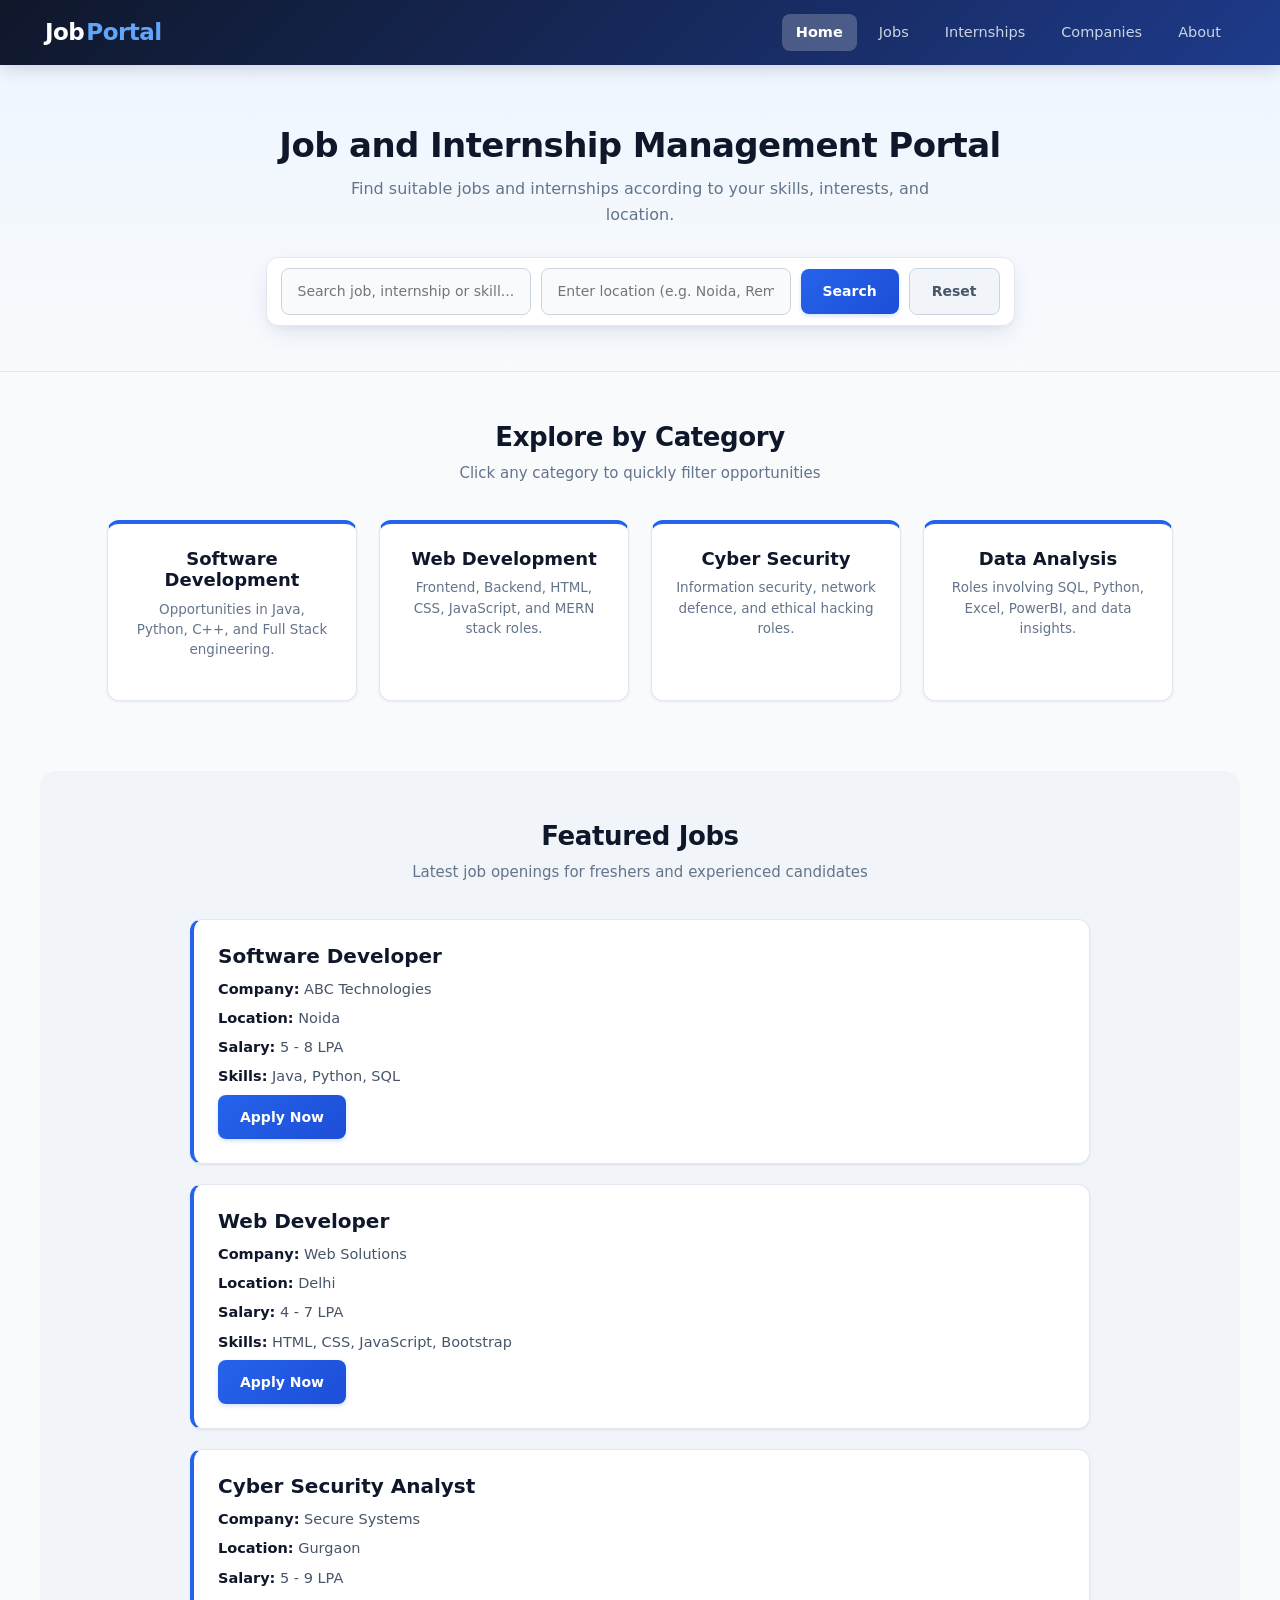
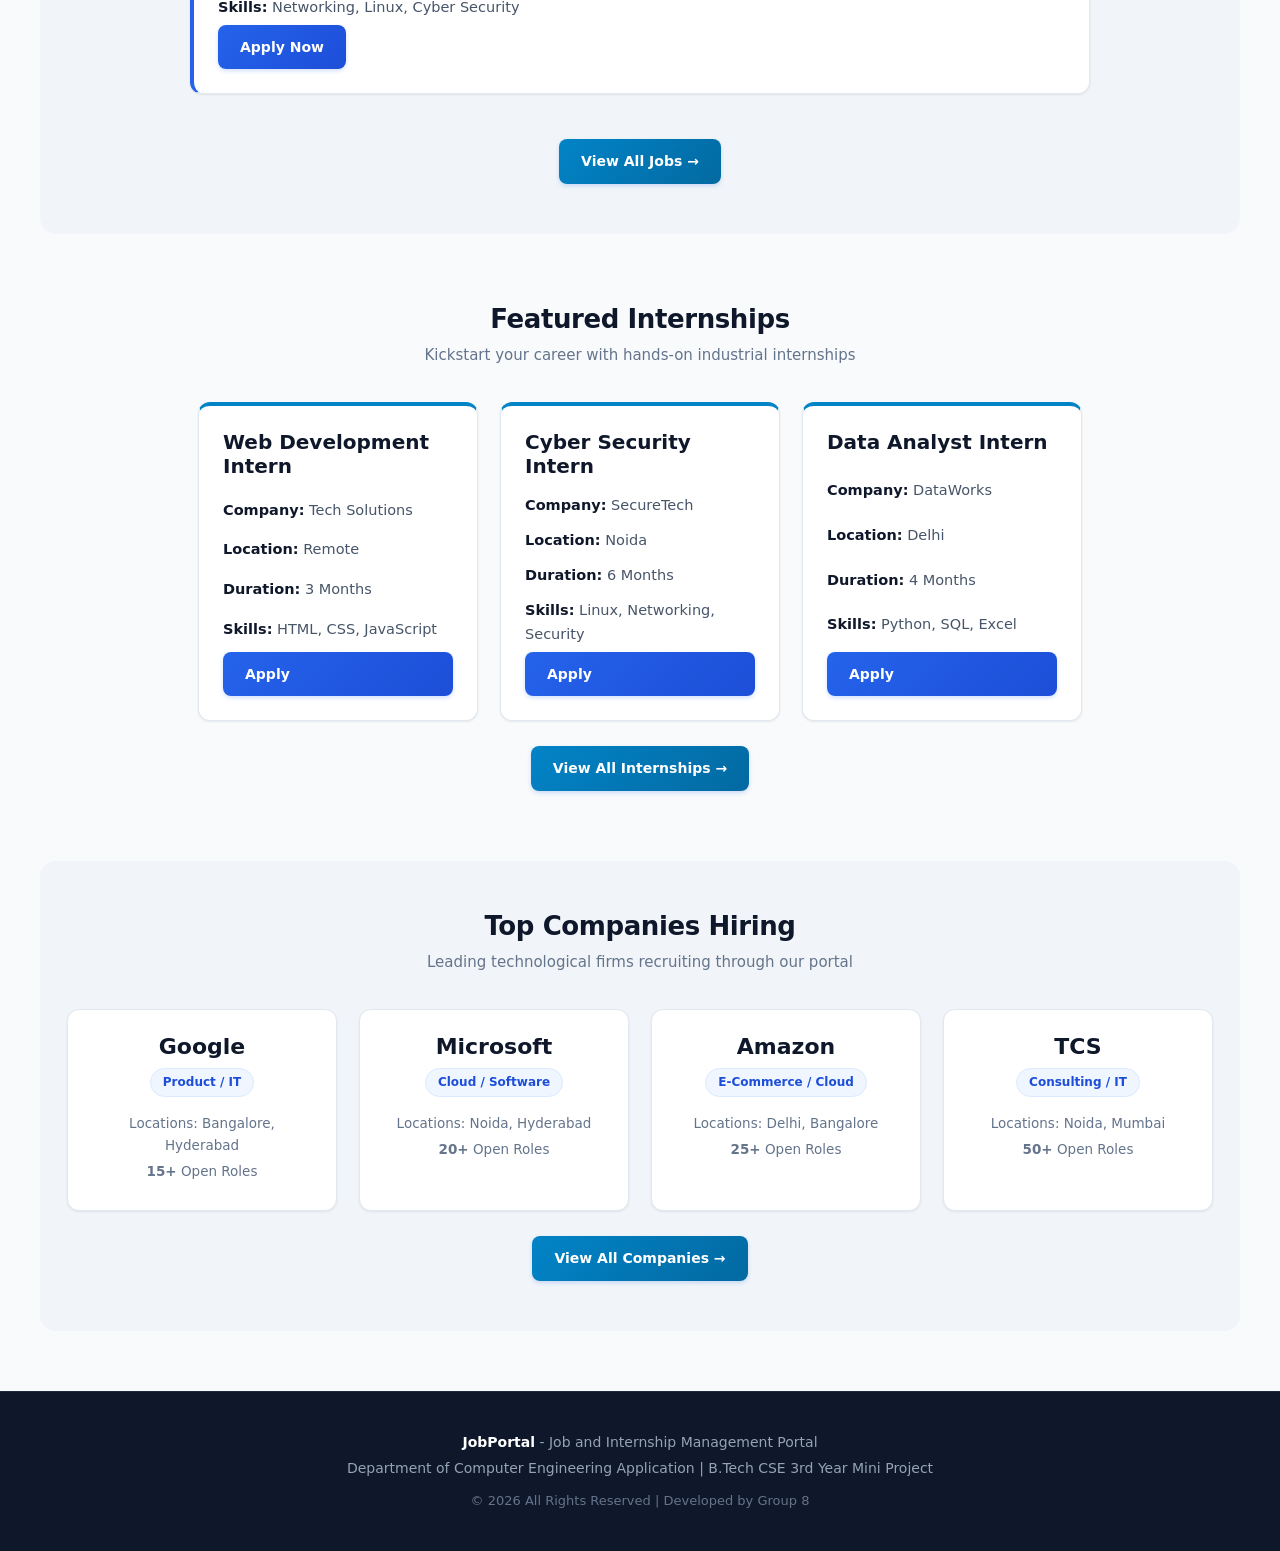
<file: index.html>
<!DOCTYPE html>
<html lang="en">
<head>
    <meta charset="UTF-8">
    <meta name="viewport" content="width=device-width, initial-scale=1.0">
    <title>Job and Internship Management Portal - Home</title>

    <!-- Bootstrap 5 CSS -->
    <link href="https://cdn.jsdelivr.net/npm/bootstrap@5.3.0/dist/css/bootstrap.min.css" rel="stylesheet">

    <!-- Custom CSS Stylesheet -->
    <link rel="stylesheet" href="style.css">
</head>

<body>

    <!-- Header & Navigation -->
    <header>
        <div class="header">
            <a href="index.html" class="logo">
                Job<span>Portal</span>
            </a>

            <div class="nav">
                <a href="index.html" class="active">Home</a>
                <a href="jobs.html">Jobs</a>
                <a href="internships.html">Internships</a>
                <a href="companies.html">Companies</a>
                <a href="about.html">About</a>
            </div>
        </div>
    </header>


    <!-- Home Hero Section -->
    <div class="home">
        <h1>Job and Internship Management Portal</h1>
        <p>Find suitable jobs and internships according to your skills, interests, and location.</p>

        <!-- Search Bar -->
        <div class="search">
            <input type="text" id="jobSearch" placeholder="Search job, internship or skill...">
            <input type="text" id="locSearch" placeholder="Enter location (e.g. Noida, Remote)">
            <button type="button" id="searchBtn">Search</button>
            <button type="button" id="resetBtn" class="reset-btn">Reset</button>
        </div>
    </div>


    <!-- Job Categories Section -->
    <div class="section">
        <h2>Explore by Category</h2>
        <p class="section-desc">Click any category to quickly filter opportunities</p>

        <div class="categories">
            <div class="category">
                <h3>Software Development</h3>
                <p>Opportunities in Java, Python, C++, and Full Stack engineering.</p>
            </div>

            <div class="category">
                <h3>Web Development</h3>
                <p>Frontend, Backend, HTML, CSS, JavaScript, and MERN stack roles.</p>
            </div>

            <div class="category">
                <h3>Cyber Security</h3>
                <p>Information security, network defence, and ethical hacking roles.</p>
            </div>

            <div class="category">
                <h3>Data Analysis</h3>
                <p>Roles involving SQL, Python, Excel, PowerBI, and data insights.</p>
            </div>
        </div>
    </div>


    <!-- Featured Available Jobs -->
    <div class="section jobs-bg" id="jobs">
        <h2>Featured Jobs</h2>
        <p class="section-desc">Latest job openings for freshers and experienced candidates</p>

        <div class="job-list">

            <!-- Job 1 -->
            <div class="job">
                <h3>Software Developer</h3>
                <p><strong>Company:</strong> ABC Technologies</p>
                <p><strong>Location:</strong> Noida</p>
                <p><strong>Salary:</strong> 5 - 8 LPA</p>
                <p><strong>Skills:</strong> Java, Python, SQL</p>
                <a class="apply-btn" href="#apply-sd">Apply Now</a>
            </div>

            <!-- Job 2 -->
            <div class="job">
                <h3>Web Developer</h3>
                <p><strong>Company:</strong> Web Solutions</p>
                <p><strong>Location:</strong> Delhi</p>
                <p><strong>Salary:</strong> 4 - 7 LPA</p>
                <p><strong>Skills:</strong> HTML, CSS, JavaScript, Bootstrap</p>
                <a class="apply-btn" href="#apply-wd">Apply Now</a>
            </div>

            <!-- Job 3 -->
            <div class="job">
                <h3>Cyber Security Analyst</h3>
                <p><strong>Company:</strong> Secure Systems</p>
                <p><strong>Location:</strong> Gurgaon</p>
                <p><strong>Salary:</strong> 5 - 9 LPA</p>
                <p><strong>Skills:</strong> Networking, Linux, Cyber Security</p>
                <a class="apply-btn" href="#apply-csa">Apply Now</a>
            </div>

        </div>

        <div style="text-align: center;">
            <a href="jobs.html" class="view-all-btn">View All Jobs &rarr;</a>
        </div>
    </div>


    <!-- Featured Internships -->
    <div class="section" id="internships">
        <h2>Featured Internships</h2>
        <p class="section-desc">Kickstart your career with hands-on industrial internships</p>

        <div class="internship-list">

            <div class="internship">
                <h3>Web Development Intern</h3>
                <p><strong>Company:</strong> Tech Solutions</p>
                <p><strong>Location:</strong> Remote</p>
                <p><strong>Duration:</strong> 3 Months</p>
                <p><strong>Skills:</strong> HTML, CSS, JavaScript</p>
                <a class="apply-btn" href="#apply-wdi">Apply</a>
            </div>

            <div class="internship">
                <h3>Cyber Security Intern</h3>
                <p><strong>Company:</strong> SecureTech</p>
                <p><strong>Location:</strong> Noida</p>
                <p><strong>Duration:</strong> 6 Months</p>
                <p><strong>Skills:</strong> Linux, Networking, Security</p>
                <a class="apply-btn" href="#apply-csi">Apply</a>
            </div>

            <div class="internship">
                <h3>Data Analyst Intern</h3>
                <p><strong>Company:</strong> DataWorks</p>
                <p><strong>Location:</strong> Delhi</p>
                <p><strong>Duration:</strong> 4 Months</p>
                <p><strong>Skills:</strong> Python, SQL, Excel</p>
                <a class="apply-btn" href="#apply-dai">Apply</a>
            </div>

        </div>

        <div style="text-align: center;">
            <a href="internships.html" class="view-all-btn">View All Internships &rarr;</a>
        </div>
    </div>


    <!-- Companies Hiring -->
    <div class="section jobs-bg">
        <h2>Top Companies Hiring</h2>
        <p class="section-desc">Leading technological firms recruiting through our portal</p>

        <div class="companies">
            <div class="company-card">
                <h3>Google</h3>
                <span class="tag">Product / IT</span>
                <p>Locations: Bangalore, Hyderabad</p>
                <p><strong>15+</strong> Open Roles</p>
            </div>

            <div class="company-card">
                <h3>Microsoft</h3>
                <span class="tag">Cloud / Software</span>
                <p>Locations: Noida, Hyderabad</p>
                <p><strong>20+</strong> Open Roles</p>
            </div>

            <div class="company-card">
                <h3>Amazon</h3>
                <span class="tag">E-Commerce / Cloud</span>
                <p>Locations: Delhi, Bangalore</p>
                <p><strong>25+</strong> Open Roles</p>
            </div>

            <div class="company-card">
                <h3>TCS</h3>
                <span class="tag">Consulting / IT</span>
                <p>Locations: Noida, Mumbai</p>
                <p><strong>50+</strong> Open Roles</p>
            </div>
        </div>

        <div style="text-align: center;">
            <a href="companies.html" class="view-all-btn">View All Companies &rarr;</a>
        </div>
    </div>


    <!-- Footer -->
    <footer>
        <p><strong>JobPortal</strong> - Job and Internship Management Portal</p>
        <p>Department of Computer Engineering Application | B.Tech CSE 3rd Year Mini Project</p>
        <p class="copyright">&copy; 2026 All Rights Reserved | Developed by Group 8</p>
    </footer>


    <!-- Apply Modals (HTML + CSS :target + JavaScript Handling) -->

    <!-- Software Developer Modal -->
    <div class="modal" id="apply-sd">
        <a class="modal-bg" href="#"></a>
        <div class="modal-box">
            <h3>Apply: Software Developer</h3>
            <p class="modal-company">ABC Technologies &bull; Noida &bull; 5 - 8 LPA</p>
            <form>
                <input type="text" name="name" placeholder="Full Name" required>
                <input type="email" name="email" placeholder="Email Address" required>
                <input type="tel" name="phone" placeholder="Phone Number" required>
                <select name="experience" required>
                    <option value="">Select Experience</option>
                    <option value="fresher">Fresher</option>
                    <option value="1-2">1 - 2 Years</option>
                    <option value="2plus">2+ Years</option>
                </select>
                <button class="submit-btn" type="submit">Submit Application</button>
            </form>
            <a class="modal-close" href="#">&times; Close</a>
        </div>
    </div>

    <!-- Web Developer Modal -->
    <div class="modal" id="apply-wd">
        <a class="modal-bg" href="#"></a>
        <div class="modal-box">
            <h3>Apply: Web Developer</h3>
            <p class="modal-company">Web Solutions &bull; Delhi &bull; 4 - 7 LPA</p>
            <form>
                <input type="text" name="name" placeholder="Full Name" required>
                <input type="email" name="email" placeholder="Email Address" required>
                <input type="tel" name="phone" placeholder="Phone Number" required>
                <select name="experience" required>
                    <option value="">Select Experience</option>
                    <option value="fresher">Fresher</option>
                    <option value="1-2">1 - 2 Years</option>
                    <option value="2plus">2+ Years</option>
                </select>
                <button class="submit-btn" type="submit">Submit Application</button>
            </form>
            <a class="modal-close" href="#">&times; Close</a>
        </div>
    </div>

    <!-- Cyber Security Analyst Modal -->
    <div class="modal" id="apply-csa">
        <a class="modal-bg" href="#"></a>
        <div class="modal-box">
            <h3>Apply: Cyber Security Analyst</h3>
            <p class="modal-company">Secure Systems &bull; Gurgaon &bull; 5 - 9 LPA</p>
            <form>
                <input type="text" name="name" placeholder="Full Name" required>
                <input type="email" name="email" placeholder="Email Address" required>
                <input type="tel" name="phone" placeholder="Phone Number" required>
                <select name="experience" required>
                    <option value="">Select Experience</option>
                    <option value="fresher">Fresher</option>
                    <option value="1-2">1 - 2 Years</option>
                    <option value="2plus">2+ Years</option>
                </select>
                <button class="submit-btn" type="submit">Submit Application</button>
            </form>
            <a class="modal-close" href="#">&times; Close</a>
        </div>
    </div>

    <!-- Web Development Intern Modal -->
    <div class="modal" id="apply-wdi">
        <a class="modal-bg" href="#"></a>
        <div class="modal-box">
            <h3>Apply: Web Development Intern</h3>
            <p class="modal-company">Tech Solutions &bull; Remote &bull; 3 Months</p>
            <form>
                <input type="text" name="name" placeholder="Full Name" required>
                <input type="email" name="email" placeholder="Email Address" required>
                <input type="tel" name="phone" placeholder="Phone Number" required>
                <select name="year" required>
                    <option value="">Select Year of Study</option>
                    <option value="1">1st Year</option>
                    <option value="2">2nd Year</option>
                    <option value="3">3rd Year</option>
                    <option value="4">4th Year</option>
                </select>
                <button class="submit-btn" type="submit">Submit Application</button>
            </form>
            <a class="modal-close" href="#">&times; Close</a>
        </div>
    </div>

    <!-- Cyber Security Intern Modal -->
    <div class="modal" id="apply-csi">
        <a class="modal-bg" href="#"></a>
        <div class="modal-box">
            <h3>Apply: Cyber Security Intern</h3>
            <p class="modal-company">SecureTech &bull; Noida &bull; 6 Months</p>
            <form>
                <input type="text" name="name" placeholder="Full Name" required>
                <input type="email" name="email" placeholder="Email Address" required>
                <input type="tel" name="phone" placeholder="Phone Number" required>
                <select name="year" required>
                    <option value="">Select Year of Study</option>
                    <option value="1">1st Year</option>
                    <option value="2">2nd Year</option>
                    <option value="3">3rd Year</option>
                    <option value="4">4th Year</option>
                </select>
                <button class="submit-btn" type="submit">Submit Application</button>
            </form>
            <a class="modal-close" href="#">&times; Close</a>
        </div>
    </div>

    <!-- Data Analyst Intern Modal -->
    <div class="modal" id="apply-dai">
        <a class="modal-bg" href="#"></a>
        <div class="modal-box">
            <h3>Apply: Data Analyst Intern</h3>
            <p class="modal-company">DataWorks &bull; Delhi &bull; 4 Months</p>
            <form>
                <input type="text" name="name" placeholder="Full Name" required>
                <input type="email" name="email" placeholder="Email Address" required>
                <input type="tel" name="phone" placeholder="Phone Number" required>
                <select name="year" required>
                    <option value="">Select Year of Study</option>
                    <option value="1">1st Year</option>
                    <option value="2">2nd Year</option>
                    <option value="3">3rd Year</option>
                    <option value="4">4th Year</option>
                </select>
                <button class="submit-btn" type="submit">Submit Application</button>
            </form>
            <a class="modal-close" href="#">&times; Close</a>
        </div>
    </div>

    <!-- Link External JavaScript File -->
    <script src="script.js"></script>

</body>
</html>
</file>
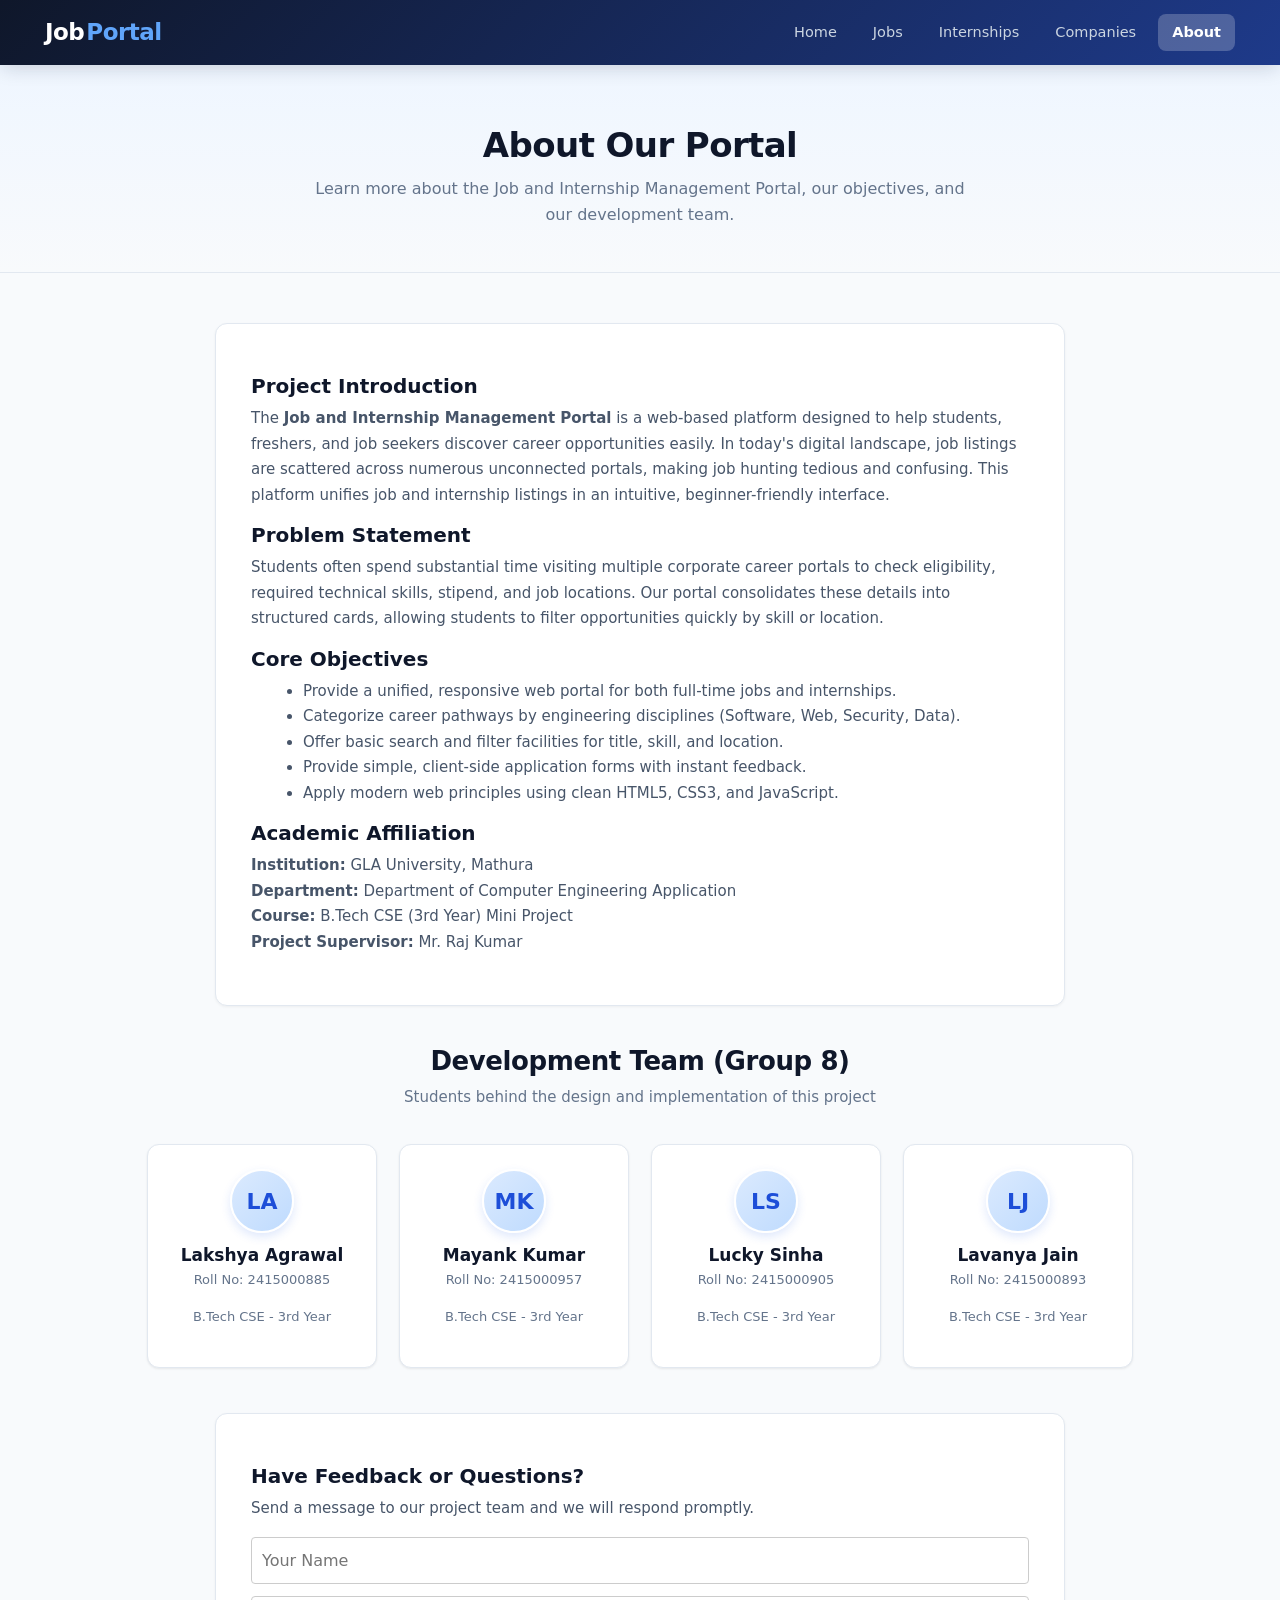
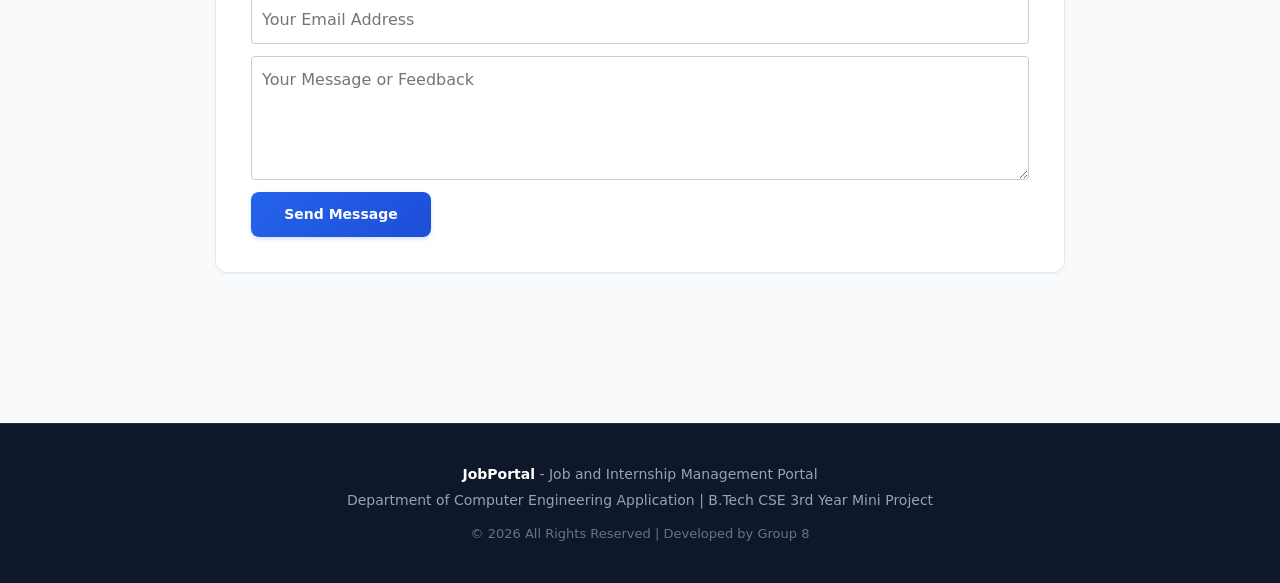
<file: about.html>
<!DOCTYPE html>
<html lang="en">
<head>
    <meta charset="UTF-8">
    <meta name="viewport" content="width=device-width, initial-scale=1.0">
    <title>About Us - Job and Internship Management Portal</title>

    <!-- Bootstrap 5 CSS -->
    <link href="https://cdn.jsdelivr.net/npm/bootstrap@5.3.0/dist/css/bootstrap.min.css" rel="stylesheet">

    <!-- Custom CSS Stylesheet -->
    <link rel="stylesheet" href="style.css">
</head>

<body>

    <!-- Header & Navigation -->
    <header>
        <div class="header">
            <a href="index.html" class="logo">
                Job<span>Portal</span>
            </a>

            <div class="nav">
                <a href="index.html">Home</a>
                <a href="jobs.html">Jobs</a>
                <a href="internships.html">Internships</a>
                <a href="companies.html">Companies</a>
                <a href="about.html" class="active">About</a>
            </div>
        </div>
    </header>


    <!-- Page Header Banner -->
    <div class="page-header">
        <h1>About Our Portal</h1>
        <p>Learn more about the Job and Internship Management Portal, our objectives, and our development team.</p>
    </div>


    <!-- Project Overview Section -->
    <div class="section">
        <div class="about-content">
            <h3>Project Introduction</h3>
            <p>
                The <strong>Job and Internship Management Portal</strong> is a web-based platform designed to help students, freshers, and job seekers discover career opportunities easily. In today's digital landscape, job listings are scattered across numerous unconnected portals, making job hunting tedious and confusing. This platform unifies job and internship listings in an intuitive, beginner-friendly interface.
            </p>

            <h3>Problem Statement</h3>
            <p>
                Students often spend substantial time visiting multiple corporate career portals to check eligibility, required technical skills, stipend, and job locations. Our portal consolidates these details into structured cards, allowing students to filter opportunities quickly by skill or location.
            </p>

            <h3>Core Objectives</h3>
            <ul>
                <li>Provide a unified, responsive web portal for both full-time jobs and internships.</li>
                <li>Categorize career pathways by engineering disciplines (Software, Web, Security, Data).</li>
                <li>Offer basic search and filter facilities for title, skill, and location.</li>
                <li>Provide simple, client-side application forms with instant feedback.</li>
                <li>Apply modern web principles using clean HTML5, CSS3, and JavaScript.</li>
            </ul>

            <h3>Academic Affiliation</h3>
            <p>
                <strong>Institution:</strong> GLA University, Mathura<br>
                <strong>Department:</strong> Department of Computer Engineering Application<br>
                <strong>Course:</strong> B.Tech CSE (3rd Year) Mini Project<br>
                <strong>Project Supervisor:</strong> Mr. Raj Kumar
            </p>
        </div>


        <!-- Project Team Members -->
        <h2>Development Team (Group 8)</h2>
        <p class="section-desc">Students behind the design and implementation of this project</p>

        <div class="team-grid">

            <!-- Member 1 -->
            <div class="team-card">
                <div class="avatar">LA</div>
                <h4>Lakshya Agrawal</h4>
                <p>Roll No: 2415000885</p>
                <p>B.Tech CSE - 3rd Year</p>
            </div>

            <!-- Member 2 -->
            <div class="team-card">
                <div class="avatar">MK</div>
                <h4>Mayank Kumar</h4>
                <p>Roll No: 2415000957</p>
                <p>B.Tech CSE - 3rd Year</p>
            </div>

            <!-- Member 3 -->
            <div class="team-card">
                <div class="avatar">LS</div>
                <h4>Lucky Sinha</h4>
                <p>Roll No: 2415000905</p>
                <p>B.Tech CSE - 3rd Year</p>
            </div>

            <!-- Member 4 -->
            <div class="team-card">
                <div class="avatar">LJ</div>
                <h4>Lavanya Jain</h4>
                <p>Roll No: 2415000893</p>
                <p>B.Tech CSE - 3rd Year</p>
            </div>

        </div>


        <!-- Contact & Feedback Form -->
        <div class="about-content" style="margin-top: 45px;">
            <h3>Have Feedback or Questions?</h3>
            <p>Send a message to our project team and we will respond promptly.</p>

            <form id="contactForm" style="display: flex; flex-direction: column; gap: 12px; margin-top: 15px;">
                <input type="text" id="contactName" placeholder="Your Name" required style="padding: 10px; border: 1px solid #ccc; border-radius: 4px;">
                <input type="email" id="contactEmail" placeholder="Your Email Address" required style="padding: 10px; border: 1px solid #ccc; border-radius: 4px;">
                <textarea id="contactMessage" rows="4" placeholder="Your Message or Feedback" required style="padding: 10px; border: 1px solid #ccc; border-radius: 4px; font-family: inherit;"></textarea>
                <button type="submit" class="submit-btn" style="width: 180px;">Send Message</button>
            </form>
        </div>

    </div>


    <!-- Footer -->
    <footer>
        <p><strong>JobPortal</strong> - Job and Internship Management Portal</p>
        <p>Department of Computer Engineering Application | B.Tech CSE 3rd Year Mini Project</p>
        <p class="copyright">&copy; 2026 All Rights Reserved | Developed by Group 8</p>
    </footer>

    <!-- Link External JavaScript File -->
    <script src="script.js"></script>

</body>
</html>
</file>
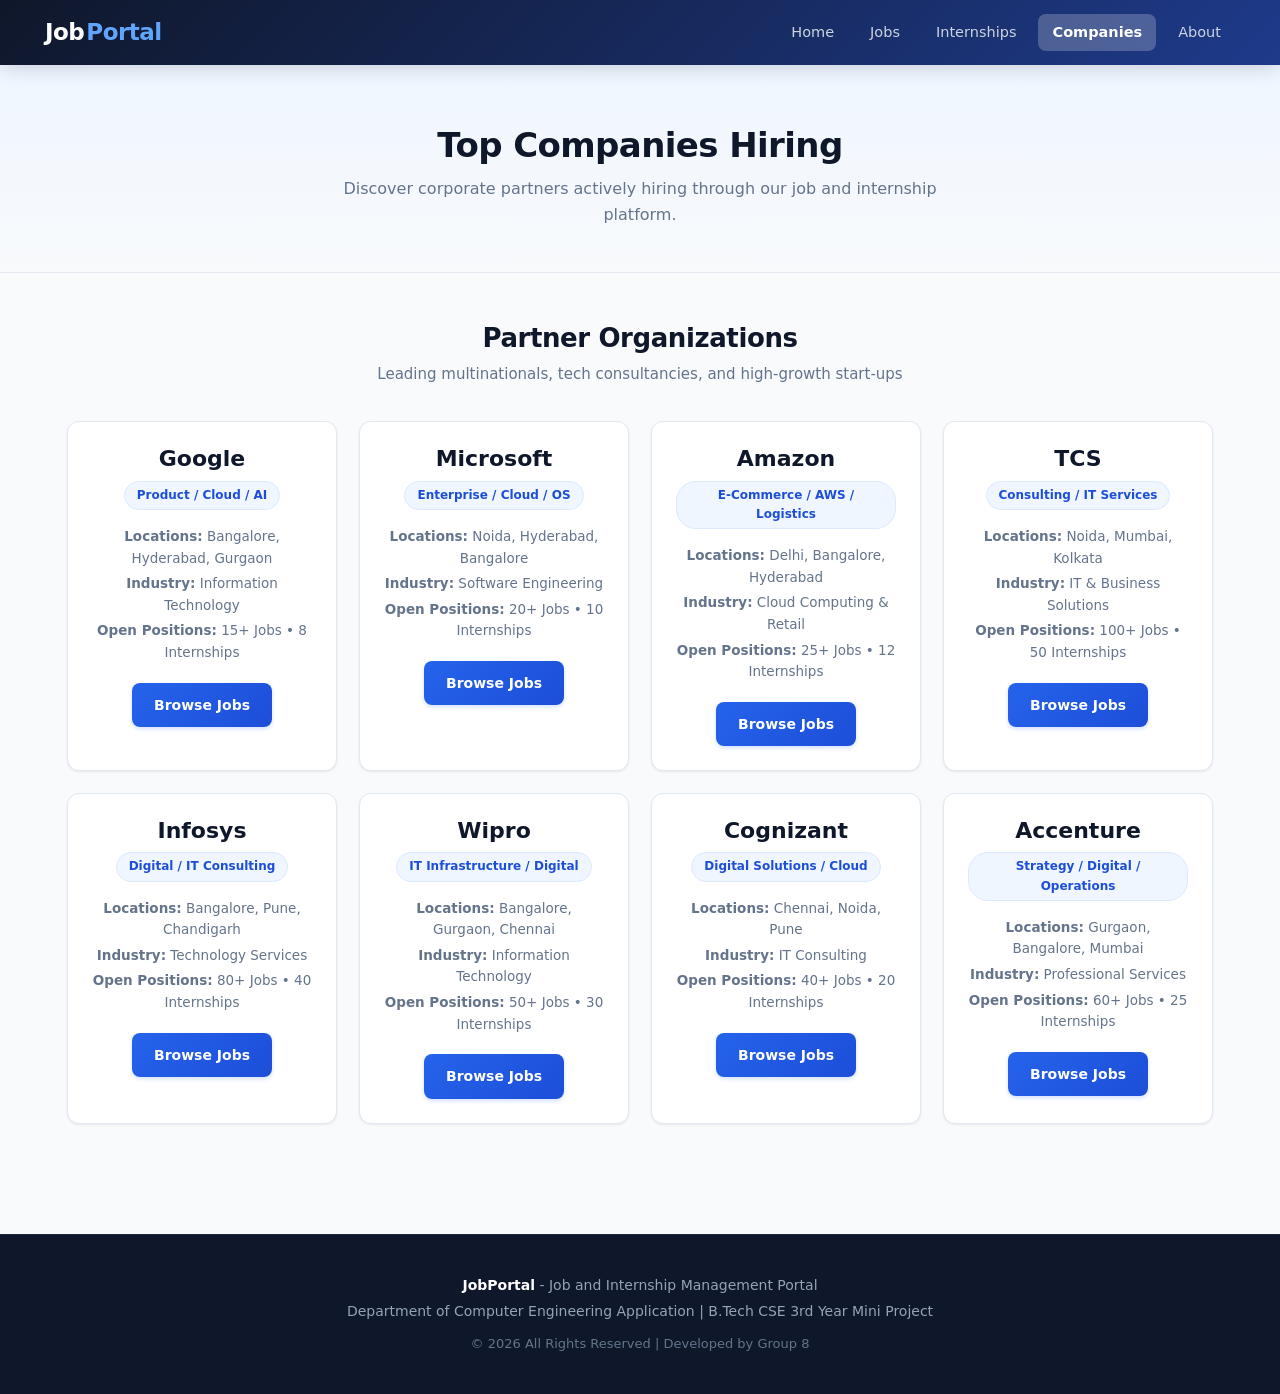
<file: companies.html>
<!DOCTYPE html>
<html lang="en">
<head>
    <meta charset="UTF-8">
    <meta name="viewport" content="width=device-width, initial-scale=1.0">
    <title>Hiring Companies - Job and Internship Management Portal</title>

    <!-- Bootstrap 5 CSS -->
    <link href="https://cdn.jsdelivr.net/npm/bootstrap@5.3.0/dist/css/bootstrap.min.css" rel="stylesheet">

    <!-- Custom CSS Stylesheet -->
    <link rel="stylesheet" href="style.css">
</head>

<body>

    <!-- Header & Navigation -->
    <header>
        <div class="header">
            <a href="index.html" class="logo">
                Job<span>Portal</span>
            </a>

            <div class="nav">
                <a href="index.html">Home</a>
                <a href="jobs.html">Jobs</a>
                <a href="internships.html">Internships</a>
                <a href="companies.html" class="active">Companies</a>
                <a href="about.html">About</a>
            </div>
        </div>
    </header>


    <!-- Page Header Banner -->
    <div class="page-header">
        <h1>Top Companies Hiring</h1>
        <p>Discover corporate partners actively hiring through our job and internship platform.</p>
    </div>


    <!-- Companies Grid Section -->
    <div class="section">
        <h2>Partner Organizations</h2>
        <p class="section-desc">Leading multinationals, tech consultancies, and high-growth start-ups</p>

        <div class="companies">

            <!-- Company 1 -->
            <div class="company-card">
                <h3>Google</h3>
                <span class="tag">Product / Cloud / AI</span>
                <p><strong>Locations:</strong> Bangalore, Hyderabad, Gurgaon</p>
                <p><strong>Industry:</strong> Information Technology</p>
                <p><strong>Open Positions:</strong> 15+ Jobs &bull; 8 Internships</p>
                <a href="jobs.html" class="apply-btn" style="margin-top: 15px;">Browse Jobs</a>
            </div>

            <!-- Company 2 -->
            <div class="company-card">
                <h3>Microsoft</h3>
                <span class="tag">Enterprise / Cloud / OS</span>
                <p><strong>Locations:</strong> Noida, Hyderabad, Bangalore</p>
                <p><strong>Industry:</strong> Software Engineering</p>
                <p><strong>Open Positions:</strong> 20+ Jobs &bull; 10 Internships</p>
                <a href="jobs.html" class="apply-btn" style="margin-top: 15px;">Browse Jobs</a>
            </div>

            <!-- Company 3 -->
            <div class="company-card">
                <h3>Amazon</h3>
                <span class="tag">E-Commerce / AWS / Logistics</span>
                <p><strong>Locations:</strong> Delhi, Bangalore, Hyderabad</p>
                <p><strong>Industry:</strong> Cloud Computing & Retail</p>
                <p><strong>Open Positions:</strong> 25+ Jobs &bull; 12 Internships</p>
                <a href="jobs.html" class="apply-btn" style="margin-top: 15px;">Browse Jobs</a>
            </div>

            <!-- Company 4 -->
            <div class="company-card">
                <h3>TCS</h3>
                <span class="tag">Consulting / IT Services</span>
                <p><strong>Locations:</strong> Noida, Mumbai, Kolkata</p>
                <p><strong>Industry:</strong> IT & Business Solutions</p>
                <p><strong>Open Positions:</strong> 100+ Jobs &bull; 50 Internships</p>
                <a href="jobs.html" class="apply-btn" style="margin-top: 15px;">Browse Jobs</a>
            </div>

            <!-- Company 5 -->
            <div class="company-card">
                <h3>Infosys</h3>
                <span class="tag">Digital / IT Consulting</span>
                <p><strong>Locations:</strong> Bangalore, Pune, Chandigarh</p>
                <p><strong>Industry:</strong> Technology Services</p>
                <p><strong>Open Positions:</strong> 80+ Jobs &bull; 40 Internships</p>
                <a href="jobs.html" class="apply-btn" style="margin-top: 15px;">Browse Jobs</a>
            </div>

            <!-- Company 6 -->
            <div class="company-card">
                <h3>Wipro</h3>
                <span class="tag">IT Infrastructure / Digital</span>
                <p><strong>Locations:</strong> Bangalore, Gurgaon, Chennai</p>
                <p><strong>Industry:</strong> Information Technology</p>
                <p><strong>Open Positions:</strong> 50+ Jobs &bull; 30 Internships</p>
                <a href="jobs.html" class="apply-btn" style="margin-top: 15px;">Browse Jobs</a>
            </div>

            <!-- Company 7 -->
            <div class="company-card">
                <h3>Cognizant</h3>
                <span class="tag">Digital Solutions / Cloud</span>
                <p><strong>Locations:</strong> Chennai, Noida, Pune</p>
                <p><strong>Industry:</strong> IT Consulting</p>
                <p><strong>Open Positions:</strong> 40+ Jobs &bull; 20 Internships</p>
                <a href="jobs.html" class="apply-btn" style="margin-top: 15px;">Browse Jobs</a>
            </div>

            <!-- Company 8 -->
            <div class="company-card">
                <h3>Accenture</h3>
                <span class="tag">Strategy / Digital / Operations</span>
                <p><strong>Locations:</strong> Gurgaon, Bangalore, Mumbai</p>
                <p><strong>Industry:</strong> Professional Services</p>
                <p><strong>Open Positions:</strong> 60+ Jobs &bull; 25 Internships</p>
                <a href="jobs.html" class="apply-btn" style="margin-top: 15px;">Browse Jobs</a>
            </div>

        </div>
    </div>


    <!-- Footer -->
    <footer>
        <p><strong>JobPortal</strong> - Job and Internship Management Portal</p>
        <p>Department of Computer Engineering Application | B.Tech CSE 3rd Year Mini Project</p>
        <p class="copyright">&copy; 2026 All Rights Reserved | Developed by Group 8</p>
    </footer>

    <!-- Link External JavaScript File -->
    <script src="script.js"></script>

</body>
</html>
</file>
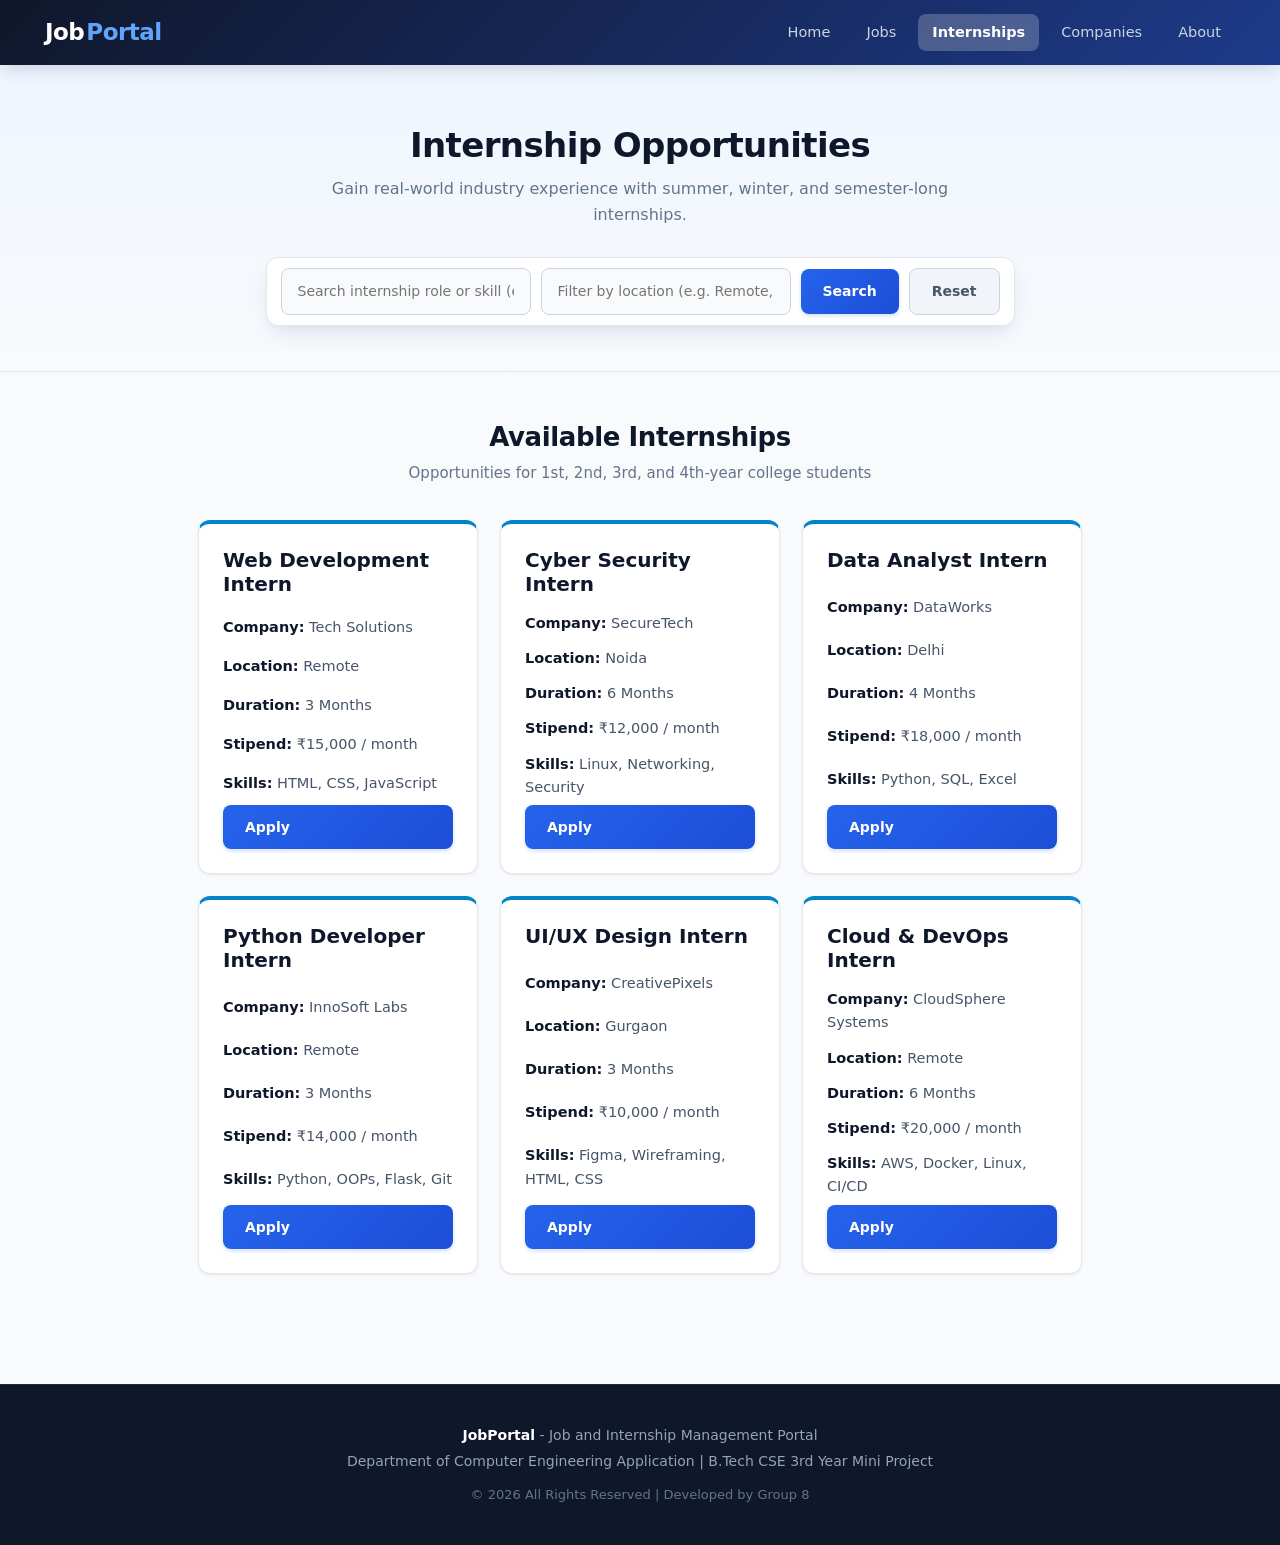
<file: internships.html>
<!DOCTYPE html>
<html lang="en">
<head>
    <meta charset="UTF-8">
    <meta name="viewport" content="width=device-width, initial-scale=1.0">
    <title>Internships - Job and Internship Management Portal</title>

    <!-- Bootstrap 5 CSS -->
    <link href="https://cdn.jsdelivr.net/npm/bootstrap@5.3.0/dist/css/bootstrap.min.css" rel="stylesheet">

    <!-- Custom CSS Stylesheet -->
    <link rel="stylesheet" href="style.css">
</head>

<body>

    <!-- Header & Navigation -->
    <header>
        <div class="header">
            <a href="index.html" class="logo">
                Job<span>Portal</span>
            </a>

            <div class="nav">
                <a href="index.html">Home</a>
                <a href="jobs.html">Jobs</a>
                <a href="internships.html" class="active">Internships</a>
                <a href="companies.html">Companies</a>
                <a href="about.html">About</a>
            </div>
        </div>
    </header>


    <!-- Page Header Banner -->
    <div class="page-header">
        <h1>Internship Opportunities</h1>
        <p>Gain real-world industry experience with summer, winter, and semester-long internships.</p>

        <!-- Search Bar -->
        <div class="search">
            <input type="text" id="jobSearch" placeholder="Search internship role or skill (e.g. Python, Web)">
            <input type="text" id="locSearch" placeholder="Filter by location (e.g. Remote, Noida)">
            <button type="button" id="searchBtn">Search</button>
            <button type="button" id="resetBtn" class="reset-btn">Reset</button>
        </div>
    </div>


    <!-- Internships Section -->
    <div class="section" id="internships">
        <h2>Available Internships</h2>
        <p class="section-desc">Opportunities for 1st, 2nd, 3rd, and 4th-year college students</p>

        <div class="internship-list">

            <!-- Internship 1 -->
            <div class="internship">
                <h3>Web Development Intern</h3>
                <p><strong>Company:</strong> Tech Solutions</p>
                <p><strong>Location:</strong> Remote</p>
                <p><strong>Duration:</strong> 3 Months</p>
                <p><strong>Stipend:</strong> &#8377;15,000 / month</p>
                <p><strong>Skills:</strong> HTML, CSS, JavaScript</p>
                <a class="apply-btn" href="#apply-wdi">Apply</a>
            </div>

            <!-- Internship 2 -->
            <div class="internship">
                <h3>Cyber Security Intern</h3>
                <p><strong>Company:</strong> SecureTech</p>
                <p><strong>Location:</strong> Noida</p>
                <p><strong>Duration:</strong> 6 Months</p>
                <p><strong>Stipend:</strong> &#8377;12,000 / month</p>
                <p><strong>Skills:</strong> Linux, Networking, Security</p>
                <a class="apply-btn" href="#apply-csi">Apply</a>
            </div>

            <!-- Internship 3 -->
            <div class="internship">
                <h3>Data Analyst Intern</h3>
                <p><strong>Company:</strong> DataWorks</p>
                <p><strong>Location:</strong> Delhi</p>
                <p><strong>Duration:</strong> 4 Months</p>
                <p><strong>Stipend:</strong> &#8377;18,000 / month</p>
                <p><strong>Skills:</strong> Python, SQL, Excel</p>
                <a class="apply-btn" href="#apply-dai">Apply</a>
            </div>

            <!-- Internship 4 -->
            <div class="internship">
                <h3>Python Developer Intern</h3>
                <p><strong>Company:</strong> InnoSoft Labs</p>
                <p><strong>Location:</strong> Remote</p>
                <p><strong>Duration:</strong> 3 Months</p>
                <p><strong>Stipend:</strong> &#8377;14,000 / month</p>
                <p><strong>Skills:</strong> Python, OOPs, Flask, Git</p>
                <a class="apply-btn" href="#apply-pdi">Apply</a>
            </div>

            <!-- Internship 5 -->
            <div class="internship">
                <h3>UI/UX Design Intern</h3>
                <p><strong>Company:</strong> CreativePixels</p>
                <p><strong>Location:</strong> Gurgaon</p>
                <p><strong>Duration:</strong> 3 Months</p>
                <p><strong>Stipend:</strong> &#8377;10,000 / month</p>
                <p><strong>Skills:</strong> Figma, Wireframing, HTML, CSS</p>
                <a class="apply-btn" href="#apply-uii">Apply</a>
            </div>

            <!-- Internship 6 -->
            <div class="internship">
                <h3>Cloud & DevOps Intern</h3>
                <p><strong>Company:</strong> CloudSphere Systems</p>
                <p><strong>Location:</strong> Remote</p>
                <p><strong>Duration:</strong> 6 Months</p>
                <p><strong>Stipend:</strong> &#8377;20,000 / month</p>
                <p><strong>Skills:</strong> AWS, Docker, Linux, CI/CD</p>
                <a class="apply-btn" href="#apply-cdi">Apply</a>
            </div>

        </div>
    </div>


    <!-- Footer -->
    <footer>
        <p><strong>JobPortal</strong> - Job and Internship Management Portal</p>
        <p>Department of Computer Engineering Application | B.Tech CSE 3rd Year Mini Project</p>
        <p class="copyright">&copy; 2026 All Rights Reserved | Developed by Group 8</p>
    </footer>


    <!-- Apply Modals for Internships -->

    <!-- Web Development Intern Modal -->
    <div class="modal" id="apply-wdi">
        <a class="modal-bg" href="#"></a>
        <div class="modal-box">
            <h3>Apply: Web Development Intern</h3>
            <p class="modal-company">Tech Solutions &bull; Remote &bull; 3 Months</p>
            <form>
                <input type="text" name="name" placeholder="Full Name" required>
                <input type="email" name="email" placeholder="Email Address" required>
                <input type="tel" name="phone" placeholder="Phone Number" required>
                <select name="year" required>
                    <option value="">Select Year of Study</option>
                    <option value="1">1st Year</option>
                    <option value="2">2nd Year</option>
                    <option value="3">3rd Year</option>
                    <option value="4">4th Year</option>
                </select>
                <button class="submit-btn" type="submit">Submit Application</button>
            </form>
            <a class="modal-close" href="#">&times; Close</a>
        </div>
    </div>

    <!-- Cyber Security Intern Modal -->
    <div class="modal" id="apply-csi">
        <a class="modal-bg" href="#"></a>
        <div class="modal-box">
            <h3>Apply: Cyber Security Intern</h3>
            <p class="modal-company">SecureTech &bull; Noida &bull; 6 Months</p>
            <form>
                <input type="text" name="name" placeholder="Full Name" required>
                <input type="email" name="email" placeholder="Email Address" required>
                <input type="tel" name="phone" placeholder="Phone Number" required>
                <select name="year" required>
                    <option value="">Select Year of Study</option>
                    <option value="1">1st Year</option>
                    <option value="2">2nd Year</option>
                    <option value="3">3rd Year</option>
                    <option value="4">4th Year</option>
                </select>
                <button class="submit-btn" type="submit">Submit Application</button>
            </form>
            <a class="modal-close" href="#">&times; Close</a>
        </div>
    </div>

    <!-- Data Analyst Intern Modal -->
    <div class="modal" id="apply-dai">
        <a class="modal-bg" href="#"></a>
        <div class="modal-box">
            <h3>Apply: Data Analyst Intern</h3>
            <p class="modal-company">DataWorks &bull; Delhi &bull; 4 Months</p>
            <form>
                <input type="text" name="name" placeholder="Full Name" required>
                <input type="email" name="email" placeholder="Email Address" required>
                <input type="tel" name="phone" placeholder="Phone Number" required>
                <select name="year" required>
                    <option value="">Select Year of Study</option>
                    <option value="1">1st Year</option>
                    <option value="2">2nd Year</option>
                    <option value="3">3rd Year</option>
                    <option value="4">4th Year</option>
                </select>
                <button class="submit-btn" type="submit">Submit Application</button>
            </form>
            <a class="modal-close" href="#">&times; Close</a>
        </div>
    </div>

    <!-- Python Developer Intern Modal -->
    <div class="modal" id="apply-pdi">
        <a class="modal-bg" href="#"></a>
        <div class="modal-box">
            <h3>Apply: Python Developer Intern</h3>
            <p class="modal-company">InnoSoft Labs &bull; Remote &bull; 3 Months</p>
            <form>
                <input type="text" name="name" placeholder="Full Name" required>
                <input type="email" name="email" placeholder="Email Address" required>
                <input type="tel" name="phone" placeholder="Phone Number" required>
                <select name="year" required>
                    <option value="">Select Year of Study</option>
                    <option value="1">1st Year</option>
                    <option value="2">2nd Year</option>
                    <option value="3">3rd Year</option>
                    <option value="4">4th Year</option>
                </select>
                <button class="submit-btn" type="submit">Submit Application</button>
            </form>
            <a class="modal-close" href="#">&times; Close</a>
        </div>
    </div>

    <!-- UI/UX Design Intern Modal -->
    <div class="modal" id="apply-uii">
        <a class="modal-bg" href="#"></a>
        <div class="modal-box">
            <h3>Apply: UI/UX Design Intern</h3>
            <p class="modal-company">CreativePixels &bull; Gurgaon &bull; 3 Months</p>
            <form>
                <input type="text" name="name" placeholder="Full Name" required>
                <input type="email" name="email" placeholder="Email Address" required>
                <input type="tel" name="phone" placeholder="Phone Number" required>
                <select name="year" required>
                    <option value="">Select Year of Study</option>
                    <option value="1">1st Year</option>
                    <option value="2">2nd Year</option>
                    <option value="3">3rd Year</option>
                    <option value="4">4th Year</option>
                </select>
                <button class="submit-btn" type="submit">Submit Application</button>
            </form>
            <a class="modal-close" href="#">&times; Close</a>
        </div>
    </div>

    <!-- Cloud & DevOps Intern Modal -->
    <div class="modal" id="apply-cdi">
        <a class="modal-bg" href="#"></a>
        <div class="modal-box">
            <h3>Apply: Cloud & DevOps Intern</h3>
            <p class="modal-company">CloudSphere Systems &bull; Remote &bull; 6 Months</p>
            <form>
                <input type="text" name="name" placeholder="Full Name" required>
                <input type="email" name="email" placeholder="Email Address" required>
                <input type="tel" name="phone" placeholder="Phone Number" required>
                <select name="year" required>
                    <option value="">Select Year of Study</option>
                    <option value="1">1st Year</option>
                    <option value="2">2nd Year</option>
                    <option value="3">3rd Year</option>
                    <option value="4">4th Year</option>
                </select>
                <button class="submit-btn" type="submit">Submit Application</button>
            </form>
            <a class="modal-close" href="#">&times; Close</a>
        </div>
    </div>

    <!-- Link External JavaScript File -->
    <script src="script.js"></script>

</body>
</html>
</file>
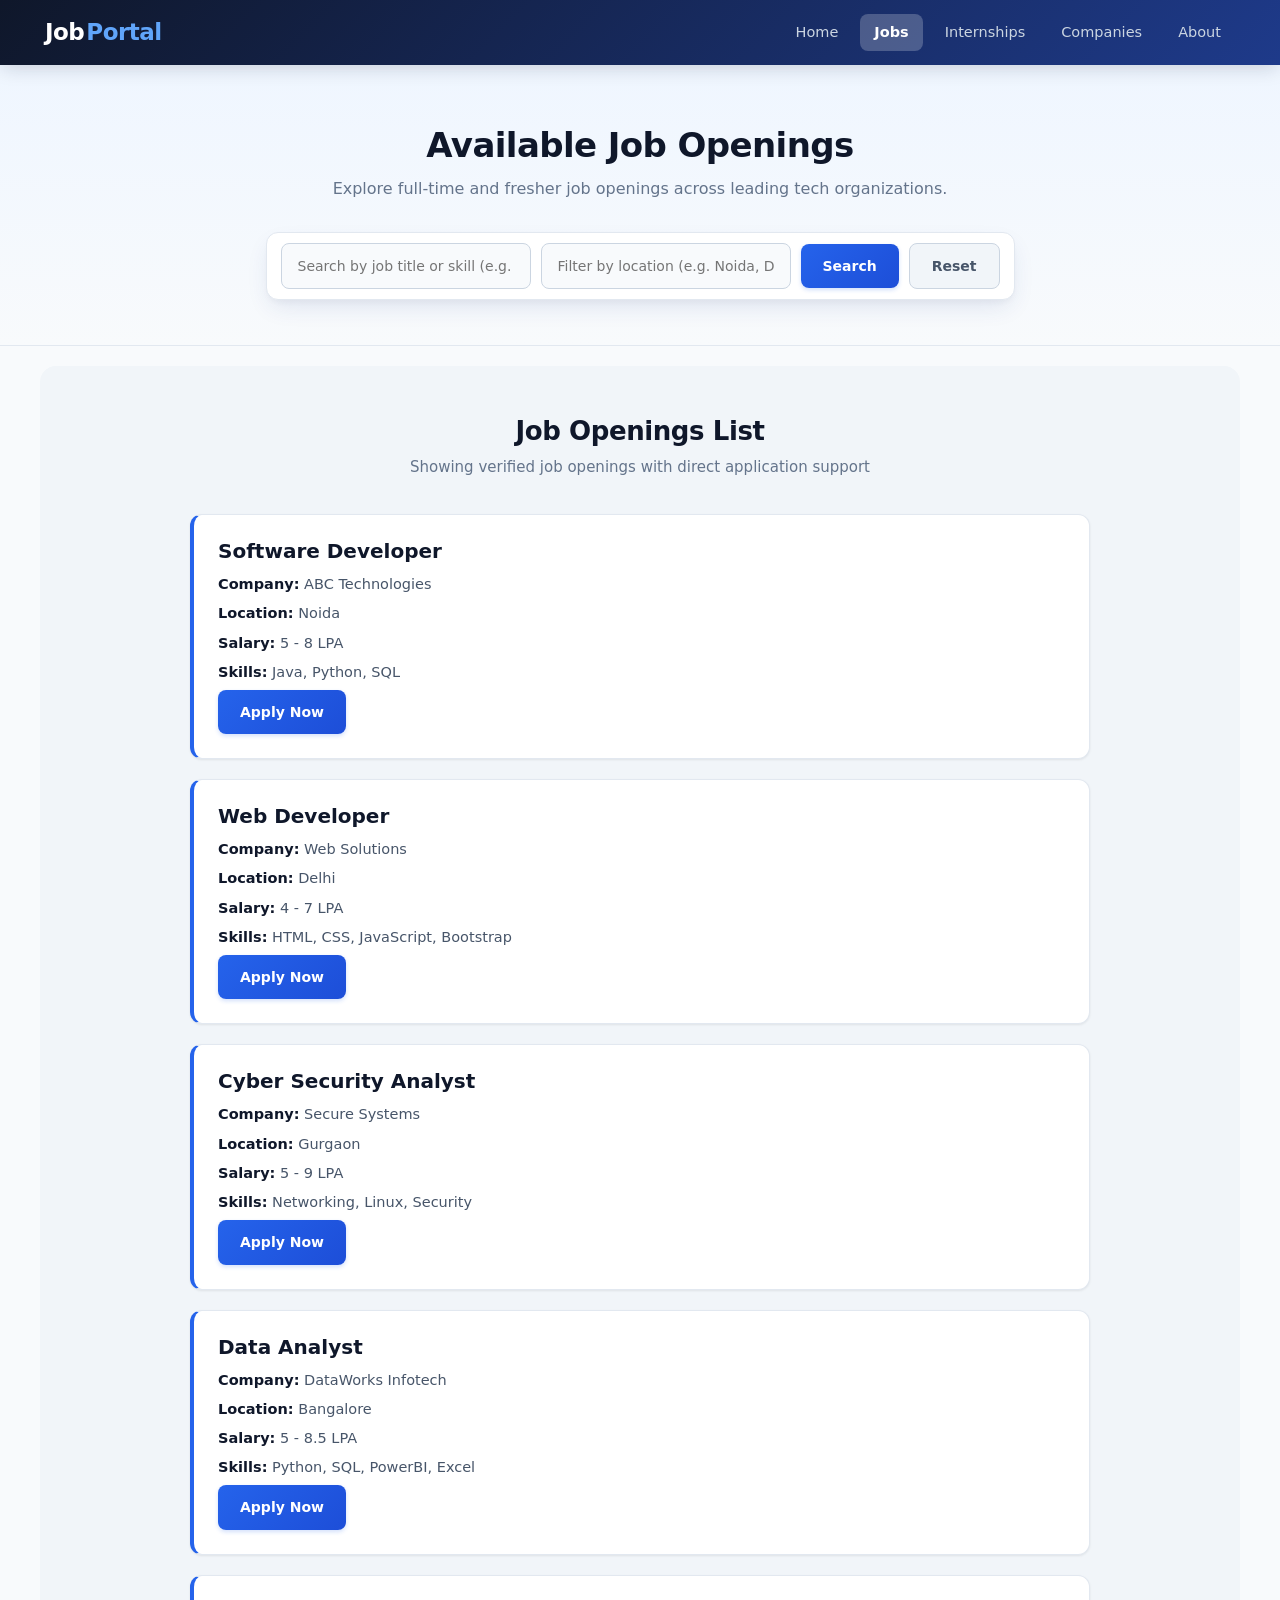
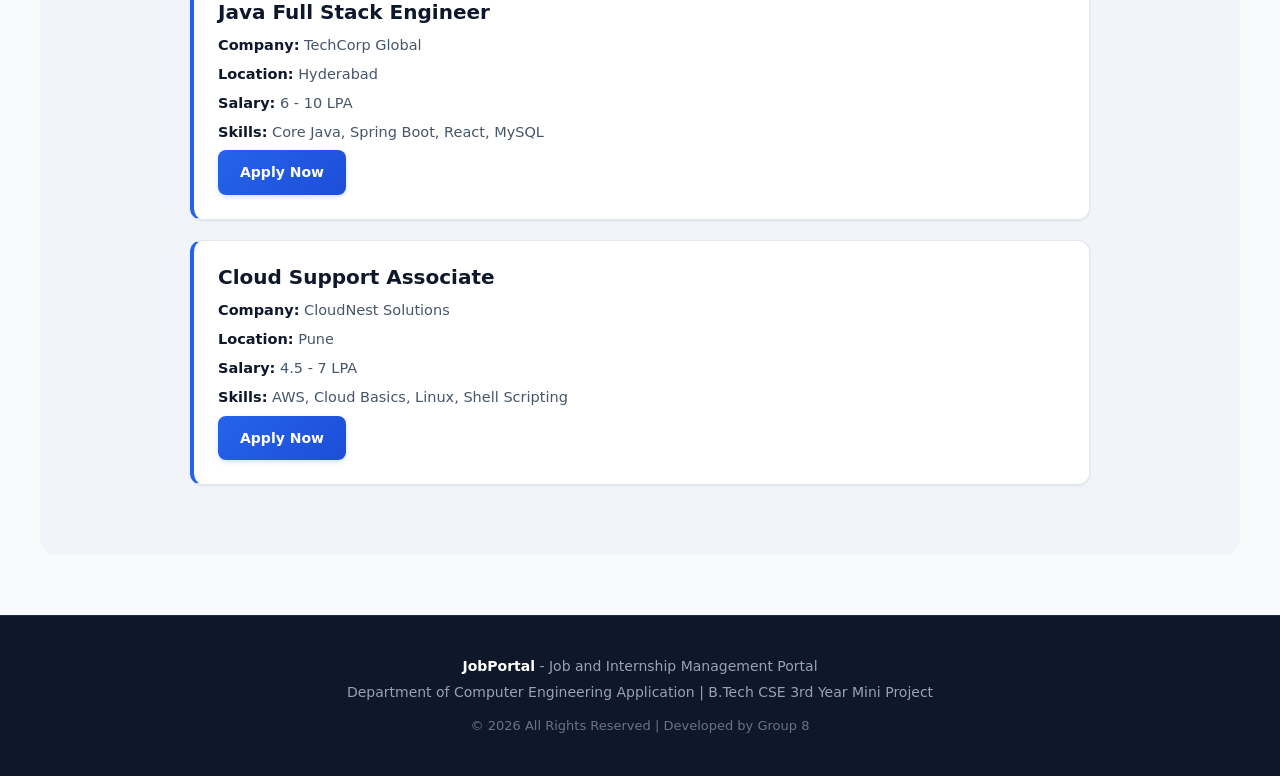
<file: jobs.html>
<!DOCTYPE html>
<html lang="en">
<head>
    <meta charset="UTF-8">
    <meta name="viewport" content="width=device-width, initial-scale=1.0">
    <title>Available Jobs - Job and Internship Management Portal</title>

    <!-- Bootstrap 5 CSS -->
    <link href="https://cdn.jsdelivr.net/npm/bootstrap@5.3.0/dist/css/bootstrap.min.css" rel="stylesheet">

    <!-- Custom CSS Stylesheet -->
    <link rel="stylesheet" href="style.css">
</head>

<body>

    <!-- Header & Navigation -->
    <header>
        <div class="header">
            <a href="index.html" class="logo">
                Job<span>Portal</span>
            </a>

            <div class="nav">
                <a href="index.html">Home</a>
                <a href="jobs.html" class="active">Jobs</a>
                <a href="internships.html">Internships</a>
                <a href="companies.html">Companies</a>
                <a href="about.html">About</a>
            </div>
        </div>
    </header>


    <!-- Page Header Banner -->
    <div class="page-header">
        <h1>Available Job Openings</h1>
        <p>Explore full-time and fresher job openings across leading tech organizations.</p>

        <!-- Search Bar -->
        <div class="search">
            <input type="text" id="jobSearch" placeholder="Search by job title or skill (e.g. Java, Web)">
            <input type="text" id="locSearch" placeholder="Filter by location (e.g. Noida, Delhi)">
            <button type="button" id="searchBtn">Search</button>
            <button type="button" id="resetBtn" class="reset-btn">Reset</button>
        </div>
    </div>


    <!-- Jobs Section -->
    <div class="section jobs-bg" id="jobs">
        <h2>Job Openings List</h2>
        <p class="section-desc">Showing verified job openings with direct application support</p>

        <div class="job-list">

            <!-- Job 1 -->
            <div class="job">
                <h3>Software Developer</h3>
                <p><strong>Company:</strong> ABC Technologies</p>
                <p><strong>Location:</strong> Noida</p>
                <p><strong>Salary:</strong> 5 - 8 LPA</p>
                <p><strong>Skills:</strong> Java, Python, SQL</p>
                <a class="apply-btn" href="#apply-sd">Apply Now</a>
            </div>

            <!-- Job 2 -->
            <div class="job">
                <h3>Web Developer</h3>
                <p><strong>Company:</strong> Web Solutions</p>
                <p><strong>Location:</strong> Delhi</p>
                <p><strong>Salary:</strong> 4 - 7 LPA</p>
                <p><strong>Skills:</strong> HTML, CSS, JavaScript, Bootstrap</p>
                <a class="apply-btn" href="#apply-wd">Apply Now</a>
            </div>

            <!-- Job 3 -->
            <div class="job">
                <h3>Cyber Security Analyst</h3>
                <p><strong>Company:</strong> Secure Systems</p>
                <p><strong>Location:</strong> Gurgaon</p>
                <p><strong>Salary:</strong> 5 - 9 LPA</p>
                <p><strong>Skills:</strong> Networking, Linux, Security</p>
                <a class="apply-btn" href="#apply-csa">Apply Now</a>
            </div>

            <!-- Job 4 -->
            <div class="job">
                <h3>Data Analyst</h3>
                <p><strong>Company:</strong> DataWorks Infotech</p>
                <p><strong>Location:</strong> Bangalore</p>
                <p><strong>Salary:</strong> 5 - 8.5 LPA</p>
                <p><strong>Skills:</strong> Python, SQL, PowerBI, Excel</p>
                <a class="apply-btn" href="#apply-da">Apply Now</a>
            </div>

            <!-- Job 5 -->
            <div class="job">
                <h3>Java Full Stack Engineer</h3>
                <p><strong>Company:</strong> TechCorp Global</p>
                <p><strong>Location:</strong> Hyderabad</p>
                <p><strong>Salary:</strong> 6 - 10 LPA</p>
                <p><strong>Skills:</strong> Core Java, Spring Boot, React, MySQL</p>
                <a class="apply-btn" href="#apply-jfse">Apply Now</a>
            </div>

            <!-- Job 6 -->
            <div class="job">
                <h3>Cloud Support Associate</h3>
                <p><strong>Company:</strong> CloudNest Solutions</p>
                <p><strong>Location:</strong> Pune</p>
                <p><strong>Salary:</strong> 4.5 - 7 LPA</p>
                <p><strong>Skills:</strong> AWS, Cloud Basics, Linux, Shell Scripting</p>
                <a class="apply-btn" href="#apply-csa2">Apply Now</a>
            </div>

        </div>
    </div>


    <!-- Footer -->
    <footer>
        <p><strong>JobPortal</strong> - Job and Internship Management Portal</p>
        <p>Department of Computer Engineering Application | B.Tech CSE 3rd Year Mini Project</p>
        <p class="copyright">&copy; 2026 All Rights Reserved | Developed by Group 8</p>
    </footer>


    <!-- Apply Modals -->

    <!-- Software Developer -->
    <div class="modal" id="apply-sd">
        <a class="modal-bg" href="#"></a>
        <div class="modal-box">
            <h3>Apply: Software Developer</h3>
            <p class="modal-company">ABC Technologies &bull; Noida &bull; 5 - 8 LPA</p>
            <form>
                <input type="text" name="name" placeholder="Full Name" required>
                <input type="email" name="email" placeholder="Email Address" required>
                <input type="tel" name="phone" placeholder="Phone Number" required>
                <select name="experience" required>
                    <option value="">Select Experience</option>
                    <option value="fresher">Fresher</option>
                    <option value="1-2">1 - 2 Years</option>
                    <option value="2plus">2+ Years</option>
                </select>
                <button class="submit-btn" type="submit">Submit Application</button>
            </form>
            <a class="modal-close" href="#">&times; Close</a>
        </div>
    </div>

    <!-- Web Developer -->
    <div class="modal" id="apply-wd">
        <a class="modal-bg" href="#"></a>
        <div class="modal-box">
            <h3>Apply: Web Developer</h3>
            <p class="modal-company">Web Solutions &bull; Delhi &bull; 4 - 7 LPA</p>
            <form>
                <input type="text" name="name" placeholder="Full Name" required>
                <input type="email" name="email" placeholder="Email Address" required>
                <input type="tel" name="phone" placeholder="Phone Number" required>
                <select name="experience" required>
                    <option value="">Select Experience</option>
                    <option value="fresher">Fresher</option>
                    <option value="1-2">1 - 2 Years</option>
                    <option value="2plus">2+ Years</option>
                </select>
                <button class="submit-btn" type="submit">Submit Application</button>
            </form>
            <a class="modal-close" href="#">&times; Close</a>
        </div>
    </div>

    <!-- Cyber Security Analyst -->
    <div class="modal" id="apply-csa">
        <a class="modal-bg" href="#"></a>
        <div class="modal-box">
            <h3>Apply: Cyber Security Analyst</h3>
            <p class="modal-company">Secure Systems &bull; Gurgaon &bull; 5 - 9 LPA</p>
            <form>
                <input type="text" name="name" placeholder="Full Name" required>
                <input type="email" name="email" placeholder="Email Address" required>
                <input type="tel" name="phone" placeholder="Phone Number" required>
                <select name="experience" required>
                    <option value="">Select Experience</option>
                    <option value="fresher">Fresher</option>
                    <option value="1-2">1 - 2 Years</option>
                    <option value="2plus">2+ Years</option>
                </select>
                <button class="submit-btn" type="submit">Submit Application</button>
            </form>
            <a class="modal-close" href="#">&times; Close</a>
        </div>
    </div>

    <!-- Data Analyst -->
    <div class="modal" id="apply-da">
        <a class="modal-bg" href="#"></a>
        <div class="modal-box">
            <h3>Apply: Data Analyst</h3>
            <p class="modal-company">DataWorks Infotech &bull; Bangalore &bull; 5 - 8.5 LPA</p>
            <form>
                <input type="text" name="name" placeholder="Full Name" required>
                <input type="email" name="email" placeholder="Email Address" required>
                <input type="tel" name="phone" placeholder="Phone Number" required>
                <select name="experience" required>
                    <option value="">Select Experience</option>
                    <option value="fresher">Fresher</option>
                    <option value="1-2">1 - 2 Years</option>
                    <option value="2plus">2+ Years</option>
                </select>
                <button class="submit-btn" type="submit">Submit Application</button>
            </form>
            <a class="modal-close" href="#">&times; Close</a>
        </div>
    </div>

    <!-- Java Full Stack Engineer -->
    <div class="modal" id="apply-jfse">
        <a class="modal-bg" href="#"></a>
        <div class="modal-box">
            <h3>Apply: Java Full Stack Engineer</h3>
            <p class="modal-company">TechCorp Global &bull; Hyderabad &bull; 6 - 10 LPA</p>
            <form>
                <input type="text" name="name" placeholder="Full Name" required>
                <input type="email" name="email" placeholder="Email Address" required>
                <input type="tel" name="phone" placeholder="Phone Number" required>
                <select name="experience" required>
                    <option value="">Select Experience</option>
                    <option value="fresher">Fresher</option>
                    <option value="1-2">1 - 2 Years</option>
                    <option value="2plus">2+ Years</option>
                </select>
                <button class="submit-btn" type="submit">Submit Application</button>
            </form>
            <a class="modal-close" href="#">&times; Close</a>
        </div>
    </div>

    <!-- Cloud Support Associate -->
    <div class="modal" id="apply-csa2">
        <a class="modal-bg" href="#"></a>
        <div class="modal-box">
            <h3>Apply: Cloud Support Associate</h3>
            <p class="modal-company">CloudNest Solutions &bull; Pune &bull; 4.5 - 7 LPA</p>
            <form>
                <input type="text" name="name" placeholder="Full Name" required>
                <input type="email" name="email" placeholder="Email Address" required>
                <input type="tel" name="phone" placeholder="Phone Number" required>
                <select name="experience" required>
                    <option value="">Select Experience</option>
                    <option value="fresher">Fresher</option>
                    <option value="1-2">1 - 2 Years</option>
                    <option value="2plus">2+ Years</option>
                </select>
                <button class="submit-btn" type="submit">Submit Application</button>
            </form>
            <a class="modal-close" href="#">&times; Close</a>
        </div>
    </div>

    <!-- Link External JavaScript File -->
    <script src="script.js"></script>

</body>
</html>
</file>
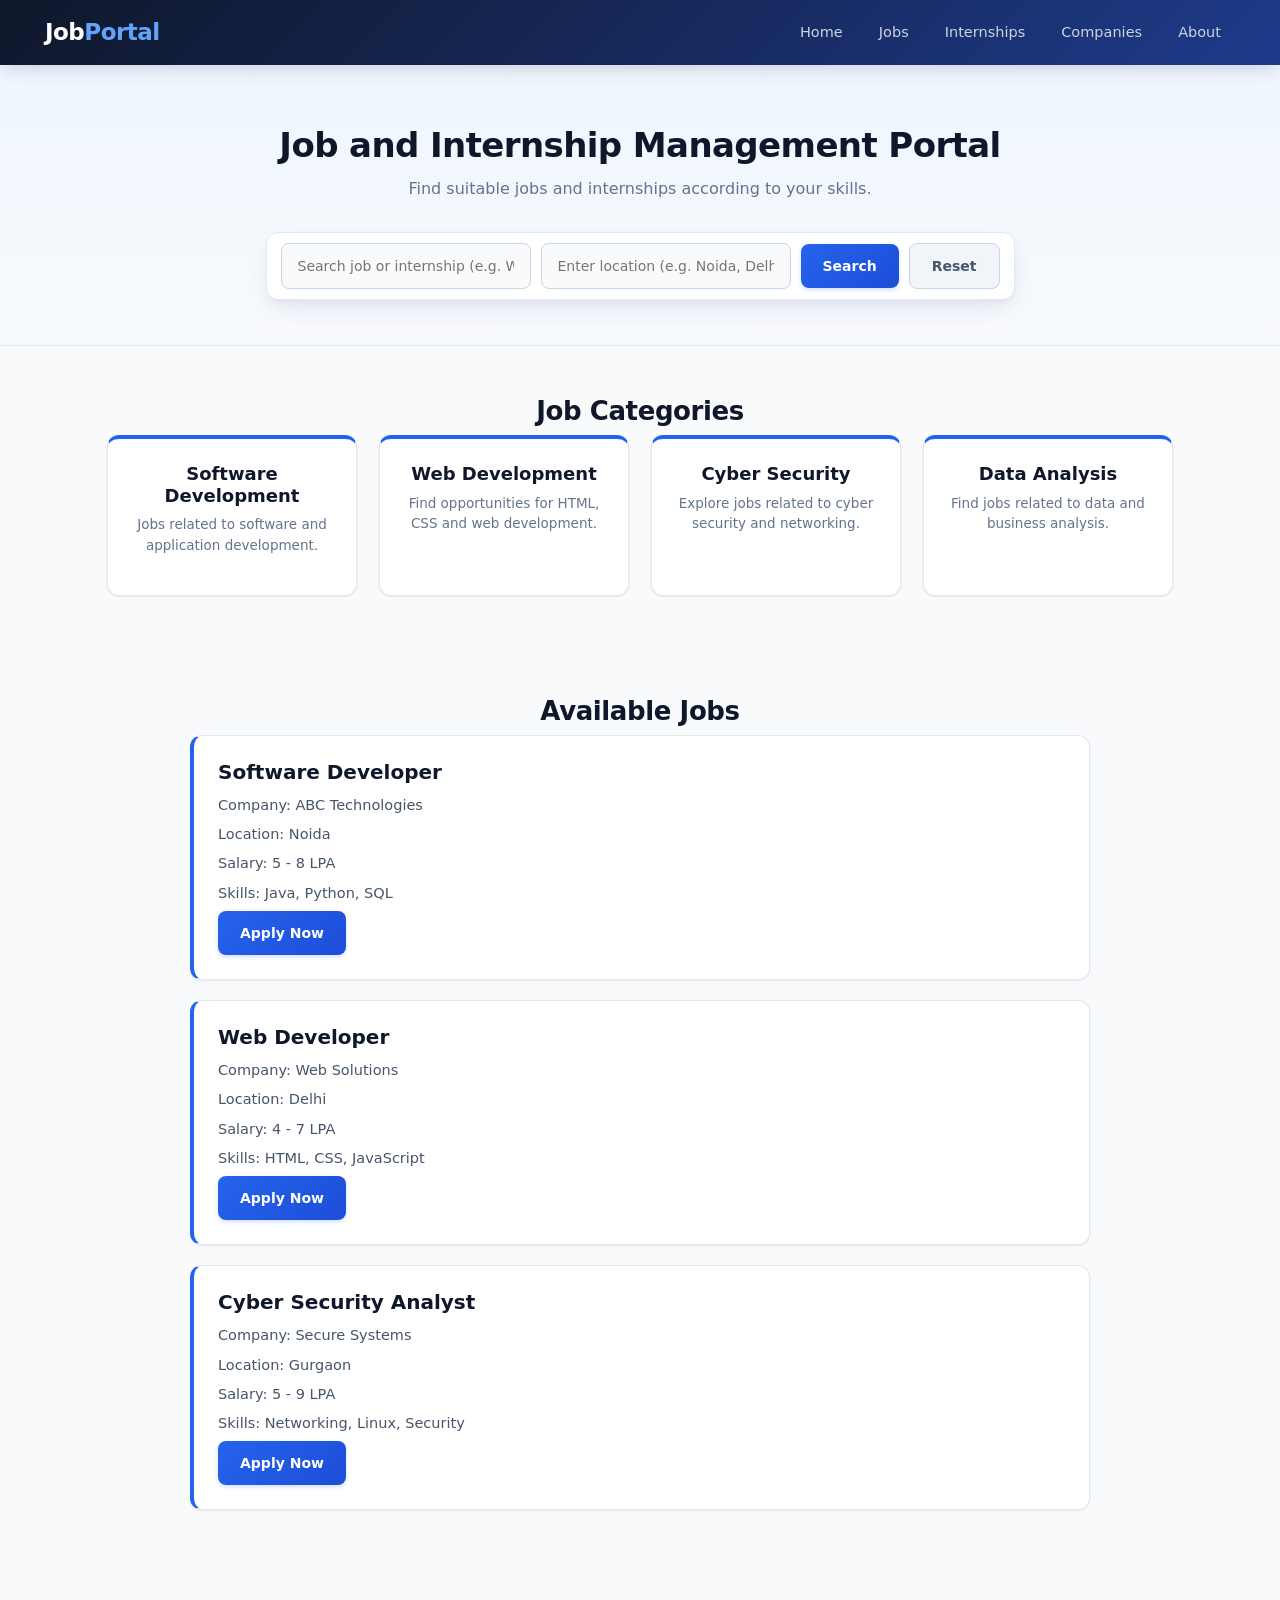
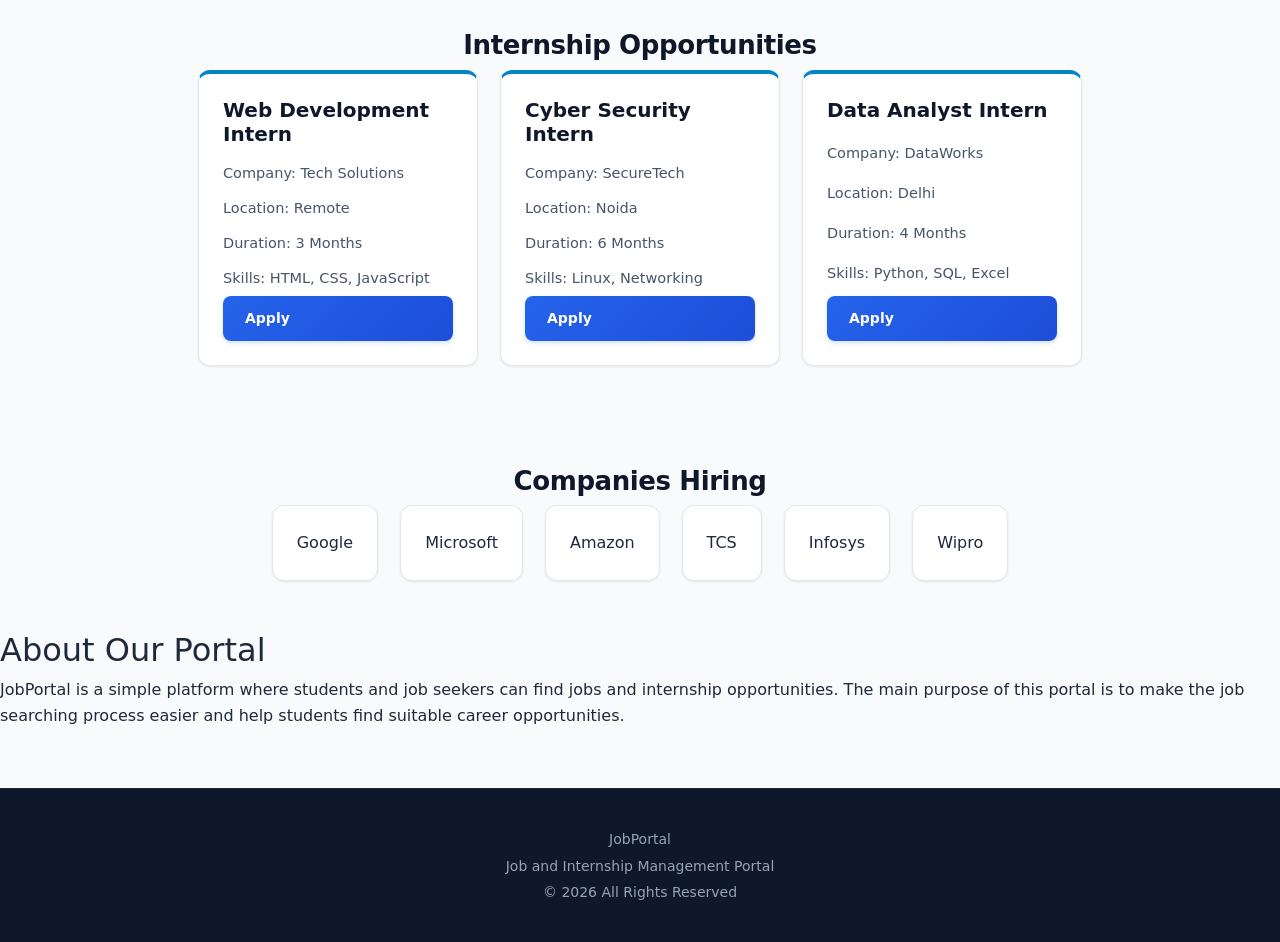
<file: management.html>
<!DOCTYPE html>
<html lang="en">
<head>
    <meta charset="UTF-8">
    <meta name="viewport" content="width=device-width, initial-scale=1.0">
    <title>Job and Internship Management Portal</title>

    <!-- Bootstrap 5 CSS (Beginner friendly & clean styling) -->
    <link href="https://cdn.jsdelivr.net/npm/bootstrap@5.3.0/dist/css/bootstrap.min.css" rel="stylesheet">

    <!-- Custom CSS Stylesheet -->
    <link rel="stylesheet" href="style.css">
</head>

<body>

    <!-- Header -->

    <header>

        <div class="header">

            <div class="logo">
                <a href="index.html" style="color: #fff; text-decoration: none;">Job<span>Portal</span></a>
            </div>

            <div class="nav">
                <a href="index.html">Home</a>
                <a href="jobs.html">Jobs</a>
                <a href="internships.html">Internships</a>
                <a href="companies.html">Companies</a>
                <a href="about.html">About</a>
            </div>

        </div>

    </header>


    <!-- Home Section -->

    <div class="home" id="home">

        <h1>Job and Internship Management Portal</h1>

        <p>
            Find suitable jobs and internships according to your skills.
        </p>

        <div class="search">

            <input type="text" id="jobSearch" placeholder="Search job or internship (e.g. Web, Python)">

            <input type="text" id="locSearch" placeholder="Enter location (e.g. Noida, Delhi)">

            <button type="button" id="searchBtn">Search</button>

            <button type="button" id="resetBtn" class="reset-btn">Reset</button>

        </div>

    </div>


    <!-- Categories -->

    <div class="section">

        <h2>Job Categories</h2>

        <div class="categories">

            <div class="category">
                <h3>Software Development</h3>
                <p>Jobs related to software and application development.</p>
            </div>

            <div class="category">
                <h3>Web Development</h3>
                <p>Find opportunities for HTML, CSS and web development.</p>
            </div>

            <div class="category">
                <h3>Cyber Security</h3>
                <p>Explore jobs related to cyber security and networking.</p>
            </div>

            <div class="category">
                <h3>Data Analysis</h3>
                <p>Find jobs related to data and business analysis.</p>
            </div>

        </div>

    </div>


    <!-- Jobs -->

    <div class="section jobs" id="jobs">

        <h2>Available Jobs</h2>

        <div class="job-list">

            <div class="job">

                <h3>Software Developer</h3>

                <p>Company: ABC Technologies</p>

                <p>Location: Noida</p>

                <p>Salary: 5 - 8 LPA</p>

                <p>Skills: Java, Python, SQL</p>

                <a class="apply-btn" href="#apply-sd">Apply Now</a>

            </div>


            <div class="job">

                <h3>Web Developer</h3>

                <p>Company: Web Solutions</p>

                <p>Location: Delhi</p>

                <p>Salary: 4 - 7 LPA</p>

                <p>Skills: HTML, CSS, JavaScript</p>

                <a class="apply-btn" href="#apply-wd">Apply Now</a>

            </div>


            <div class="job">

                <h3>Cyber Security Analyst</h3>

                <p>Company: Secure Systems</p>

                <p>Location: Gurgaon</p>

                <p>Salary: 5 - 9 LPA</p>

                <p>Skills: Networking, Linux, Security</p>

                <a class="apply-btn" href="#apply-csa">Apply Now</a>

            </div>

        </div>

    </div>


    <!-- Internships -->

    <div class="section" id="internships">

        <h2>Internship Opportunities</h2>

        <div class="internship-list">

            <div class="internship">

                <h3>Web Development Intern</h3>

                <p>Company: Tech Solutions</p>

                <p>Location: Remote</p>

                <p>Duration: 3 Months</p>

                <p>Skills: HTML, CSS, JavaScript</p>

                <a class="apply-btn" href="#apply-wdi">Apply</a>

            </div>


            <div class="internship">

                <h3>Cyber Security Intern</h3>

                <p>Company: SecureTech</p>

                <p>Location: Noida</p>

                <p>Duration: 6 Months</p>

                <p>Skills: Linux, Networking</p>

                <a class="apply-btn" href="#apply-csi">Apply</a>

            </div>


            <div class="internship">

                <h3>Data Analyst Intern</h3>

                <p>Company: DataWorks</p>

                <p>Location: Delhi</p>

                <p>Duration: 4 Months</p>

                <p>Skills: Python, SQL, Excel</p>

                <a class="apply-btn" href="#apply-dai">Apply</a>

            </div>

        </div>

    </div>


    <!-- Companies -->

    <div class="section" id="companies">

        <h2>Companies Hiring</h2>

        <div class="companies">

            <div class="company">Google</div>

            <div class="company">Microsoft</div>

            <div class="company">Amazon</div>

            <div class="company">TCS</div>

            <div class="company">Infosys</div>

            <div class="company">Wipro</div>

        </div>

    </div>


    <!-- About -->

    <div class="about" id="about">

        <h2>About Our Portal</h2>

        <p>
            JobPortal is a simple platform where students and job seekers
            can find jobs and internship opportunities. The main purpose
            of this portal is to make the job searching process easier
            and help students find suitable career opportunities.
        </p>

    </div>


    <!-- Footer -->

    <footer>

        <p>JobPortal</p>

        <p>Job and Internship Management Portal</p>

        <p>© 2026 All Rights Reserved</p>

    </footer>


    <!-- Apply Modals (pure HTML + CSS :target trick, no JavaScript) -->

    <!-- Software Developer -->
    <div class="modal" id="apply-sd">
        <a class="modal-bg" href="#jobs"></a>
        <div class="modal-box">
            <h3>Apply: Software Developer</h3>
            <p class="modal-company">ABC Technologies &bull; Noida &bull; 5 - 8 LPA</p>
            <form method="get">
                <input type="text" name="name" placeholder="Full Name" required>
                <input type="email" name="email" placeholder="Email Address" required>
                <input type="tel" name="phone" placeholder="Phone Number" required>
                <select name="experience" required>
                    <option value="">Select Experience</option>
                    <option value="fresher">Fresher</option>
                    <option value="1-2">1 - 2 Years</option>
                    <option value="2plus">2+ Years</option>
                </select>
                <button class="submit-btn" type="submit">Submit Application</button>
            </form>
            <a class="modal-close" href="#jobs">&times; Close</a>
        </div>
    </div>

    <!-- Web Developer -->
    <div class="modal" id="apply-wd">
        <a class="modal-bg" href="#jobs"></a>
        <div class="modal-box">
            <h3>Apply: Web Developer</h3>
            <p class="modal-company">Web Solutions &bull; Delhi &bull; 4 - 7 LPA</p>
            <form method="get">
                <input type="text" name="name" placeholder="Full Name" required>
                <input type="email" name="email" placeholder="Email Address" required>
                <input type="tel" name="phone" placeholder="Phone Number" required>
                <select name="experience" required>
                    <option value="">Select Experience</option>
                    <option value="fresher">Fresher</option>
                    <option value="1-2">1 - 2 Years</option>
                    <option value="2plus">2+ Years</option>
                </select>
                <button class="submit-btn" type="submit">Submit Application</button>
            </form>
            <a class="modal-close" href="#jobs">&times; Close</a>
        </div>
    </div>

    <!-- Cyber Security Analyst -->
    <div class="modal" id="apply-csa">
        <a class="modal-bg" href="#jobs"></a>
        <div class="modal-box">
            <h3>Apply: Cyber Security Analyst</h3>
            <p class="modal-company">Secure Systems &bull; Gurgaon &bull; 5 - 9 LPA</p>
            <form method="get">
                <input type="text" name="name" placeholder="Full Name" required>
                <input type="email" name="email" placeholder="Email Address" required>
                <input type="tel" name="phone" placeholder="Phone Number" required>
                <select name="experience" required>
                    <option value="">Select Experience</option>
                    <option value="fresher">Fresher</option>
                    <option value="1-2">1 - 2 Years</option>
                    <option value="2plus">2+ Years</option>
                </select>
                <button class="submit-btn" type="submit">Submit Application</button>
            </form>
            <a class="modal-close" href="#jobs">&times; Close</a>
        </div>
    </div>

    <!-- Web Development Intern -->
    <div class="modal" id="apply-wdi">
        <a class="modal-bg" href="#internships"></a>
        <div class="modal-box">
            <h3>Apply: Web Development Intern</h3>
            <p class="modal-company">Tech Solutions &bull; Remote &bull; 3 Months</p>
            <form method="get">
                <input type="text" name="name" placeholder="Full Name" required>
                <input type="email" name="email" placeholder="Email Address" required>
                <input type="tel" name="phone" placeholder="Phone Number" required>
                <select name="year" required>
                    <option value="">Select Year of Study</option>
                    <option value="1">1st Year</option>
                    <option value="2">2nd Year</option>
                    <option value="3">3rd Year</option>
                    <option value="4">4th Year</option>
                </select>
                <button class="submit-btn" type="submit">Submit Application</button>
            </form>
            <a class="modal-close" href="#internships">&times; Close</a>
        </div>
    </div>

    <!-- Cyber Security Intern -->
    <div class="modal" id="apply-csi">
        <a class="modal-bg" href="#internships"></a>
        <div class="modal-box">
            <h3>Apply: Cyber Security Intern</h3>
            <p class="modal-company">SecureTech &bull; Noida &bull; 6 Months</p>
            <form method="get">
                <input type="text" name="name" placeholder="Full Name" required>
                <input type="email" name="email" placeholder="Email Address" required>
                <input type="tel" name="phone" placeholder="Phone Number" required>
                <select name="year" required>
                    <option value="">Select Year of Study</option>
                    <option value="1">1st Year</option>
                    <option value="2">2nd Year</option>
                    <option value="3">3rd Year</option>
                    <option value="4">4th Year</option>
                </select>
                <button class="submit-btn" type="submit">Submit Application</button>
            </form>
            <a class="modal-close" href="#internships">&times; Close</a>
        </div>
    </div>

    <!-- Data Analyst Intern -->
    <div class="modal" id="apply-dai">
        <a class="modal-bg" href="#internships"></a>
        <div class="modal-box">
            <h3>Apply: Data Analyst Intern</h3>
            <p class="modal-company">DataWorks &bull; Delhi &bull; 4 Months</p>
            <form method="get">
                <input type="text" name="name" placeholder="Full Name" required>
                <input type="email" name="email" placeholder="Email Address" required>
                <input type="tel" name="phone" placeholder="Phone Number" required>
                <select name="year" required>
                    <option value="">Select Year of Study</option>
                    <option value="1">1st Year</option>
                    <option value="2">2nd Year</option>
                    <option value="3">3rd Year</option>
                    <option value="4">4th Year</option>
                </select>
                <button class="submit-btn" type="submit">Submit Application</button>
            </form>
            <a class="modal-close" href="#internships">&times; Close</a>
        </div>
    </div>

    <!-- Link External JavaScript File -->
    <script src="script.js"></script>

</body>
</html>
</file>
<file: style.css>
/* ====================================================
   Job and Internship Management Portal - Modern Minimal Stylesheet
   ==================================================== */

/* --- Reset & Global Variables --- */
* {
    box-sizing: border-box;
    margin: 0;
    padding: 0;
}

html {
    scroll-behavior: smooth;
}

body {
    font-family: 'Segoe UI', system-ui, -apple-system, BlinkMacSystemFont, Roboto, sans-serif;
    background: #f8fafc;
    color: #1e293b;
    line-height: 1.6;
    -webkit-font-smoothing: antialiased;
}

/* --- Header & Navigation Bar --- */
header {
    background: linear-gradient(135deg, #0f172a 0%, #1e3a8a 100%);
    color: #fff;
    padding: 14px 45px;
    position: sticky;
    top: 0;
    z-index: 999;
    box-shadow: 0 4px 20px -2px rgba(15, 23, 42, 0.18);
}

.header {
    display: flex;
    justify-content: space-between;
    align-items: center;
    max-width: 1200px;
    margin: 0 auto;
    width: 100%;
    flex-wrap: wrap;
    gap: 15px;
}

.logo {
    font-size: 23px;
    font-weight: 700;
    color: #fff;
    text-decoration: none;
    letter-spacing: -0.5px;
    display: flex;
    align-items: center;
    gap: 2px;
}

.logo span {
    color: #60a5fa;
}

.nav {
    display: flex;
    gap: 8px;
    align-items: center;
    flex-wrap: wrap;
}

.nav a {
    color: #cbd5e1;
    text-decoration: none;
    font-size: 14.5px;
    font-weight: 500;
    padding: 7px 14px;
    border-radius: 8px;
    transition: all 0.2s ease;
}

.nav a:hover {
    color: #ffffff;
    background: rgba(255, 255, 255, 0.12);
}

.nav a.active {
    color: #ffffff;
    background: rgba(255, 255, 255, 0.22);
    font-weight: 600;
}

/* --- Hero & Page Header Banners --- */
.home, .page-header {
    background: linear-gradient(180deg, #eff6ff 0%, #f8fafc 100%);
    text-align: center;
    padding: 60px 20px 45px;
    border-bottom: 1px solid #e2e8f0;
}

.home h1, .page-header h1 {
    font-size: 34px;
    font-weight: 800;
    color: #0f172a;
    letter-spacing: -0.6px;
    margin-bottom: 10px;
}

.home p, .page-header p {
    font-size: 16px;
    color: #64748b;
    max-width: 650px;
    margin: 0 auto;
}

/* --- Modern Floating Search Bar --- */
.search {
    margin-top: 30px;
    display: inline-flex;
    justify-content: center;
    align-items: center;
    gap: 10px;
    flex-wrap: wrap;
    background: #ffffff;
    padding: 10px 14px;
    border-radius: 12px;
    box-shadow: 0 10px 25px -5px rgba(30, 58, 138, 0.12), 0 4px 6px -2px rgba(0, 0, 0, 0.04);
    border: 1px solid #e2e8f0;
}

.search input {
    width: 250px;
    padding: 11px 16px;
    border: 1px solid #cbd5e1;
    border-radius: 8px;
    font-size: 14px;
    outline: none;
    background: #f8fafc;
    color: #1e293b;
    transition: all 0.2s ease;
}

.search input:focus {
    background: #ffffff;
    border-color: #2563eb;
    box-shadow: 0 0 0 3px rgba(37, 99, 235, 0.15);
}

/* --- Buttons --- */
button, .submit-btn, .apply-btn, .view-all-btn {
    background: linear-gradient(135deg, #2563eb 0%, #1d4ed8 100%);
    color: #ffffff;
    border: none;
    border-radius: 8px;
    cursor: pointer;
    font-size: 14px;
    font-weight: 600;
    padding: 11px 22px;
    text-decoration: none;
    display: inline-block;
    box-shadow: 0 2px 4px rgba(37, 99, 235, 0.2);
    transition: all 0.2s cubic-bezier(0.4, 0, 0.2, 1);
}

button:hover, .submit-btn:hover, .apply-btn:hover, .view-all-btn:hover {
    background: linear-gradient(135deg, #1d4ed8 0%, #1e40af 100%);
    box-shadow: 0 6px 16px rgba(37, 99, 235, 0.3);
    transform: translateY(-1.5px);
    color: #fff;
}

.reset-btn {
    background: #f1f5f9;
    color: #475569;
    box-shadow: none;
    border: 1px solid #cbd5e1;
}

.reset-btn:hover {
    background: #e2e8f0;
    color: #0f172a;
    box-shadow: 0 2px 6px rgba(0, 0, 0, 0.08);
}

.view-all-btn {
    margin-top: 25px;
    background: linear-gradient(135deg, #0284c7 0%, #0369a1 100%);
}

.view-all-btn:hover {
    background: linear-gradient(135deg, #0369a1 0%, #075985 100%);
}

/* --- Sections --- */
.section {
    padding: 50px 25px;
    max-width: 1200px;
    margin: 0 auto;
}

.section h2 {
    text-align: center;
    color: #0f172a;
    margin-bottom: 8px;
    font-size: 26px;
    font-weight: 700;
    letter-spacing: -0.4px;
}

.section-desc {
    text-align: center;
    color: #64748b;
    margin-bottom: 35px;
    font-size: 15px;
}

/* --- Card Grids & Layouts --- */
.categories, .internship-list, .companies, .team-grid {
    display: flex;
    justify-content: center;
    gap: 22px;
    flex-wrap: wrap;
}

.category, .job, .internship, .company, .team-card, .company-card {
    background: #ffffff;
    border: 1px solid #e2e8f0;
    border-radius: 12px;
    padding: 24px;
    box-shadow: 0 1px 3px rgba(0, 0, 0, 0.05), 0 1px 2px rgba(0, 0, 0, 0.03);
    transition: all 0.25s cubic-bezier(0.4, 0, 0.2, 1);
}

.category:hover, .job:hover, .internship:hover, .company:hover, .team-card:hover, .company-card:hover {
    transform: translateY(-4px);
    box-shadow: 0 12px 24px -4px rgba(15, 23, 42, 0.08), 0 4px 6px -2px rgba(15, 23, 42, 0.04);
    border-color: #cbd5e1;
}

/* Category Card */
.category {
    width: 250px;
    text-align: center;
    border-top: 4px solid #2563eb;
}

.category h3 {
    color: #0f172a;
    margin-bottom: 8px;
    font-size: 18px;
    font-weight: 600;
}

.category p {
    font-size: 13.5px;
    color: #64748b;
    line-height: 1.5;
}

/* Jobs Section & Card */
.jobs-bg {
    background: #f1f5f9;
    border-radius: 16px;
    margin-top: 20px;
    margin-bottom: 20px;
}

.job-list {
    width: 100%;
    max-width: 900px;
    margin: 0 auto;
}

.job {
    margin-bottom: 20px;
    border-left: 4px solid #2563eb;
    position: relative;
}

.job h3, .internship h3 {
    color: #0f172a;
    font-size: 20px;
    font-weight: 700;
    margin-bottom: 10px;
}

.job p, .internship p {
    margin: 6px 0;
    color: #475569;
    font-size: 14.5px;
}

.job strong, .internship strong {
    color: #0f172a;
}

/* Internship Card */
.internship {
    width: 280px;
    display: flex;
    flex-direction: column;
    justify-content: space-between;
    border-top: 4px solid #0284c7;
}

/* Company Card */
.company-card {
    background: #ffffff;
    border: 1px solid #e2e8f0;
    border-radius: 12px;
    padding: 24px;
    width: 270px;
    text-align: center;
}

.company-card h3 {
    color: #0f172a;
    font-size: 22px;
    font-weight: 700;
    margin-bottom: 8px;
}

.company-card .tag {
    display: inline-block;
    background: #eff6ff;
    color: #1d4ed8;
    font-size: 12px;
    font-weight: 600;
    padding: 4px 12px;
    border-radius: 20px;
    margin-bottom: 12px;
    border: 1px solid #dbeafe;
}

.company-card p {
    font-size: 13.5px;
    color: #64748b;
    margin: 4px 0;
}

/* About Page & Team Cards */
.about-content {
    max-width: 850px;
    margin: 0 auto 40px;
    background: #ffffff;
    padding: 35px;
    border-radius: 12px;
    border: 1px solid #e2e8f0;
    box-shadow: 0 1px 3px rgba(0, 0, 0, 0.05);
}

.about-content h3 {
    color: #0f172a;
    margin-top: 15px;
    margin-bottom: 8px;
    font-size: 20px;
    font-weight: 700;
}

.about-content p, .about-content ul {
    color: #475569;
    font-size: 15px;
    line-height: 1.7;
    margin-bottom: 15px;
}

.about-content ul {
    margin-left: 20px;
}

.team-card {
    width: 230px;
    text-align: center;
}

.team-card .avatar {
    width: 64px;
    height: 64px;
    border-radius: 50%;
    background: linear-gradient(135deg, #dbeafe 0%, #bfdbfe 100%);
    color: #1d4ed8;
    font-size: 22px;
    font-weight: 700;
    display: flex;
    align-items: center;
    justify-content: center;
    margin: 0 auto 12px;
    border: 2px solid #ffffff;
    box-shadow: 0 4px 10px rgba(37, 99, 235, 0.15);
}

.team-card h4 {
    color: #0f172a;
    font-size: 17px;
    font-weight: 700;
    margin-bottom: 4px;
}

.team-card p {
    font-size: 13px;
    color: #64748b;
}

/* --- Footer --- */
footer {
    background: #0f172a;
    color: #94a3b8;
    text-align: center;
    padding: 35px 20px;
    margin-top: 60px;
    border-top: 1px solid #1e293b;
}

footer p {
    margin: 4px 0;
    font-size: 14px;
}

footer strong {
    color: #ffffff;
}

footer p.copyright {
    color: #64748b;
    font-size: 13px;
    margin-top: 12px;
}

/* --- Modals (Pure CSS :target + JavaScript Handling) --- */
.modal {
    display: none;
    position: fixed;
    inset: 0;
    z-index: 1000;
}

.modal:target {
    display: block;
}

.modal-bg {
    position: fixed;
    inset: 0;
    background: rgba(15, 23, 42, 0.65);
    backdrop-filter: blur(4px);
}

.modal-box {
    position: absolute;
    top: 50%;
    left: 50%;
    transform: translate(-50%, -50%);
    background: #ffffff;
    padding: 34px;
    border-radius: 14px;
    width: 90%;
    max-width: 440px;
    box-shadow: 0 20px 40px -8px rgba(0, 0, 0, 0.3);
    z-index: 1001;
    border: 1px solid #e2e8f0;
}

.modal-box h3 {
    color: #0f172a;
    margin-bottom: 6px;
    font-size: 21px;
    font-weight: 700;
}

.modal-company {
    font-size: 13.5px;
    color: #64748b;
    margin-bottom: 20px;
}

.modal-box form {
    display: flex;
    flex-direction: column;
    gap: 14px;
}

.modal-box input, .modal-box select, .modal-box textarea {
    padding: 11px 14px;
    border: 1px solid #cbd5e1;
    border-radius: 8px;
    width: 100%;
    font-size: 14px;
    outline: none;
    background: #f8fafc;
    color: #0f172a;
    transition: all 0.2s ease;
}

.modal-box input:focus, .modal-box select:focus, .modal-box textarea:focus {
    background: #ffffff;
    border-color: #2563eb;
    box-shadow: 0 0 0 3px rgba(37, 99, 235, 0.15);
}

.modal-box .submit-btn {
    padding: 12px;
    font-size: 15px;
    margin-top: 6px;
}

.modal-close {
    display: block;
    text-align: right;
    color: #ef4444;
    text-decoration: none;
    font-size: 13.5px;
    margin-top: 14px;
    font-weight: 600;
}

.modal-close:hover {
    text-decoration: underline;
}

/* --- Responsive Media Queries --- */
@media (max-width: 768px) {
    header {
        padding: 14px 20px;
    }

    .header {
        flex-direction: column;
        align-items: flex-start;
    }

    .nav {
        width: 100%;
        gap: 6px;
    }

    .nav a {
        font-size: 13.5px;
        padding: 6px 10px;
    }

    .home h1, .page-header h1 {
        font-size: 26px;
    }

    .search {
        width: 100%;
        flex-direction: column;
        border-radius: 12px;
        padding: 16px;
    }

    .search input, .search button {
        width: 100%;
    }

    .section {
        padding: 35px 15px;
    }
}
</file>
